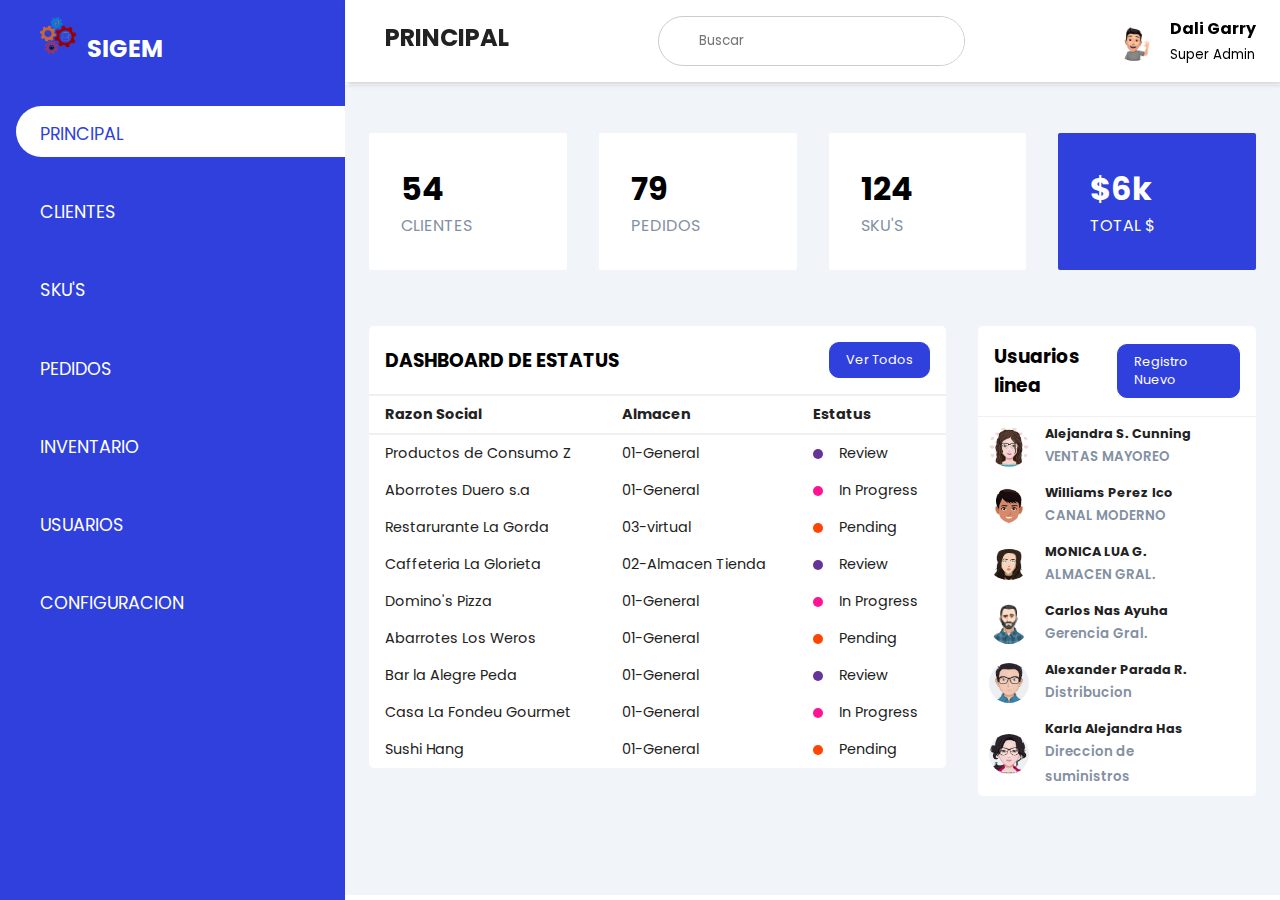
<file: Dashboard proyectos I/index.html>
<!DOCTYPE html>
<html lang="en">

<head>
    <meta charset="UTF-8">
    <meta http-equiv="X-UA-Compatible" content="IE=edge">
    <meta name="viewport" content="width=device-width, initial-scale=1.0, maximum-scale=1">
    <link rel="stylesheet" href="estilos.css">
    <link rel="shortcut icon" href="favicon.ico" type="image/x-icon">
    <link rel="stylesheet" href="https://maxst.icons8.com/vue-static/landings/line-awesome/line-awesome/1.3.0/css/line-awesome.min.css">
    <title>SITEMA DE GESTION EMPRESARIAL</title>
</head>

<body>
    <input type="checkbox" id="nav-toggle">
    <div class="sidebar">
        <div class="sidebar-brand">
            <h2><img src="imagenes/LOGO_SIGEM-removebg-preview.png" width="50px" alt=""> <span>SIGEM</span></h2>
        </div>
        <div class="sidebar-menu">
            <ul>
                <li>
                    <a href="index.html" class="active"><span class="las la-igloo"></span>
                    <span>PRINCIPAL</span></a>
                </li>
                <li>
                    <a href="clientes.html"><span class="las la-users"></span>
                    <span>CLIENTES</span></a>
                </li>
                <li>
                    <a href=""><span class="las la-clipboard-list"></span>
                    <span>SKU'S</span></a>
                </li>
                <li>
                    <a href="pedidos.html"><span class="las la-shopping-bag"></span>
                    <span>PEDIDOS</span></a>
                </li>
                <li>
                    <a href="inventarios.html"><span class="las la-receipt"></span>
                    <span>INVENTARIO</span></a>
                </li>
                <li>
                    <a href=""><span class="las la-user-circle"></span>
                    <span>USUARIOS</span></a>
                </li>
                <li>
                    <a href=""><span class="las la-clipboard-list"></span>
                    <span>CONFIGURACION</span></a>
                </li>
            </ul>
        </div>
    </div>
    <div class="main-content">
        <header>
            <h2>
                <label for="nav-toggle">
                    <span class="las la-bars"></span>
                </label> PRINCIPAL
            </h2>
            <div class="div search-wrapper">
                <span class="las la-search"></span>
                <input type="search" placeholder="Buscar">
            </div>
            <div class="user-wrapper">
                <img src="imagenes/img2.jpg" width="40px" alt="">
                <div>
                    <h4>Dali Garry</h4>
                    <small>Super Admin</small>
                </div>
            </div>
        </header>
        <main>
            <div class="cards">
                <div class="card-single">
                    <div>
                        <h1>54</h1>
                        <span>CLIENTES</span>
                    </div>
                    <div>
                        <span class="las la-users"></span>
                    </div>
                </div>
                <div class="card-single">
                    <div>
                        <h1>79</h1>
                        <span>PEDIDOS</span>
                    </div>
                    <div>
                        <span class="las la-clipboard-list"></span>
                    </div>
                </div>
                <div class="card-single">
                    <div>
                        <h1>124</h1>
                        <span>SKU'S</span>
                    </div>
                    <div>
                        <span class="las la-shopping-bag"></span>
                    </div>
                </div>
                <div class="card-single">
                    <div>
                        <h1>$6k</h1>
                        <span>TOTAL $</span>
                    </div>
                    <div>
                        <span class="lab la-google-wallet"></span>
                    </div>
                </div>
            </div>
            <div class="recent-grid">
                <div class="projects">
                    <div class="card">
                        <div class="card-header">
                            <h3>DASHBOARD DE ESTATUS</h3>
                            <a href="pedidos.html">Ver Todos <span class="las la-arrow-right"></span></a>

                        </div>
                        <div class="cad-dody">
                            <div class="table-responsive">
                                <table width="100%">
                                    <thead>
                                        <tr>
                                            <td>
                                                Razon Social
                                            </td>
                                            <td>
                                                Almacen
                                            </td>
                                            <td>
                                                Estatus
                                            </td>
                                        </tr>
                                    </thead>
                                    <tbody>
                                        <tr>
                                            <td>Productos de Consumo Z </td>
                                            <td>
                                                01-General
                                            </td>
                                            <td>
                                                <span class="status purple"></span>Review
                                            </td>
                                        </tr>
                                        <tr>
                                            <td>Aborrotes Duero s.a </td>
                                            <td>
                                                01-General
                                            </td>
                                            <td>
                                                <span class="status pink"></span>In Progress
                                            </td>
                                        </tr>
                                        <tr>
                                            <td>Restarurante La Gorda </td>
                                            <td>
                                                03-virtual
                                            </td>
                                            <td>
                                                <span class="status orange"></span>Pending
                                            </td>
                                        </tr>
                                        <tr>
                                            <td>Caffeteria La Glorieta </td>
                                            <td>
                                                02-Almacen Tienda
                                            </td>
                                            <td>
                                                <span class="status purple"></span>Review
                                            </td>
                                        </tr>
                                        <tr>
                                            <td>Domino's Pizza </td>
                                            <td>
                                                01-General
                                            </td>
                                            <td>
                                                <span class="status pink"></span>In Progress
                                            </td>
                                        </tr>
                                        <tr>
                                            <td>Abarrotes Los Weros </td>
                                            <td>
                                                01-General
                                            </td>
                                            <td>
                                                <span class="status orange"></span>Pending
                                            </td>
                                        </tr>
                                        <tr>
                                            <td>Bar la Alegre Peda</td>
                                            <td>
                                                01-General
                                            </td>
                                            <td>
                                                <span class="status purple"></span>Review
                                            </td>
                                        </tr>
                                        <tr>
                                            <td>Casa La Fondeu Gourmet </td>
                                            <td>
                                                01-General
                                            </td>
                                            <td>
                                                <span class="status pink"></span>In Progress
                                            </td>
                                        </tr>
                                        <tr>
                                            <td>Sushi Hang</td>
                                            <td>
                                                01-General
                                            </td>
                                            <td>
                                                <span class="status orange"></span>Pending
                                            </td>
                                        </tr>
                                    </tbody>
                                </table>
                            </div>
                        </div>

                    </div>

                </div>
                <div class="customers">
                    <div class="card">
                        <div class="card-header">
                            <h3>Usuarios linea</h3>
                            <a href="registro_usuarios_nuevos.html">Registro Nuevo <span class="las la-arrow-right"></span></a>
                        </div>
                        <div class="card-dody">
                            <div class="customer">
                                <div class="info">
                                    <img src="imagenes/img8.png" width="40px" alt="">
                                    <div>
                                        <h4>Alejandra S. Cunning</h4>
                                        <small>VENTAS MAYOREO</small>
                                    </div>
                                </div>
                                <div class="contact">
                                    <span onclick="alert('¿Estas seguro que desear eliminar este contacto?, precione ESC para CANCELAR.')" class="las la-user-circle"></span>
                                    <span class="las la-comment"></span>
                                    <span class="las la-phone"></span>
                                </div>
                            </div>
                            <div class="customer">
                                <div class="info">
                                    <img src="imagenes/img3.webp" width="40px" alt="">
                                    <div>
                                        <h4>Williams Perez Ico</h4>
                                        <small>CANAL MODERNO</small>
                                    </div>
                                </div>
                                <div class="contact">
                                    <span onclick="alert('¿Estas seguro que desear eliminar este contacto?, precione ESC para CANCELAR.')" class="las la-user-circle"></span>
                                    <span class="las la-comment"></span>
                                    <span class="las la-phone"></span>
                                </div>
                            </div>
                            <div class="customer">
                                <div class="info">
                                    <img src="imagenes/img4.png" width="40px" alt="">
                                    <div>
                                        <h4>MONICA LUA G.</h4>
                                        <small>ALMACEN GRAL.</small>
                                    </div>
                                </div>
                                <div class="contact">
                                    <span onclick="alert('¿Estas seguro que desear eliminar este contacto?, precione ESC para CANCELAR.')" class="las la-user-circle"></span>
                                    <span class="las la-comment"></span>
                                    <span class="las la-phone"></span>
                                </div>
                            </div>
                            <div class="customer">
                                <div class="info">
                                    <img src="imagenes/img5.jpg" width="40px" alt="">
                                    <div>
                                        <h4>Carlos Nas Ayuha</h4>
                                        <small>Gerencia Gral.</small>
                                    </div>
                                </div>
                                <div class="contact">
                                    <span onclick="alert('¿Estas seguro que desear eliminar este contacto?, precione ESC para CANCELAR.')" class="las la-user-circle"></span>
                                    <span class="las la-comment"></span>
                                    <span class="las la-phone"></span>
                                </div>
                            </div>
                            <div class="customer">
                                <div class="info">
                                    <img src="imagenes/img6.jpg" width="40px" alt="">
                                    <div>
                                        <h4>Alexander Parada R.</h4>
                                        <small>Distribucion</small>
                                    </div>
                                </div>
                                <div class="contact">
                                    <span onclick="alert('¿Estas seguro que desear eliminar este contacto?, precione ESC para CANCELAR.')" class="las la-user-circle"></span>
                                    <span class="las la-comment"></span>
                                    <span class="las la-phone"></span>
                                </div>
                            </div>
                            <div class="customer">
                                <div class="info">
                                    <img src="imagenes/img7.png" width="40px" alt="">
                                    <div>
                                        <h4>Karla Alejandra Has</h4>
                                        <small>Direccion de suministros</small>
                                    </div>
                                </div>
                                <div class="contact">
                                    <span onclick="alert('¿Estas seguro que desear eliminar este contacto?, precione ESC para CANCELAR.')" class="las la-user-circle"></span>
                                    <span class="las la-comment"></span>
                                    <span class="las la-phone"></span>
                                </div>
                            </div>

                        </div>
                    </div>
                </div>
            </div>
        </main>
    </div>

</body>

</html>
</file>
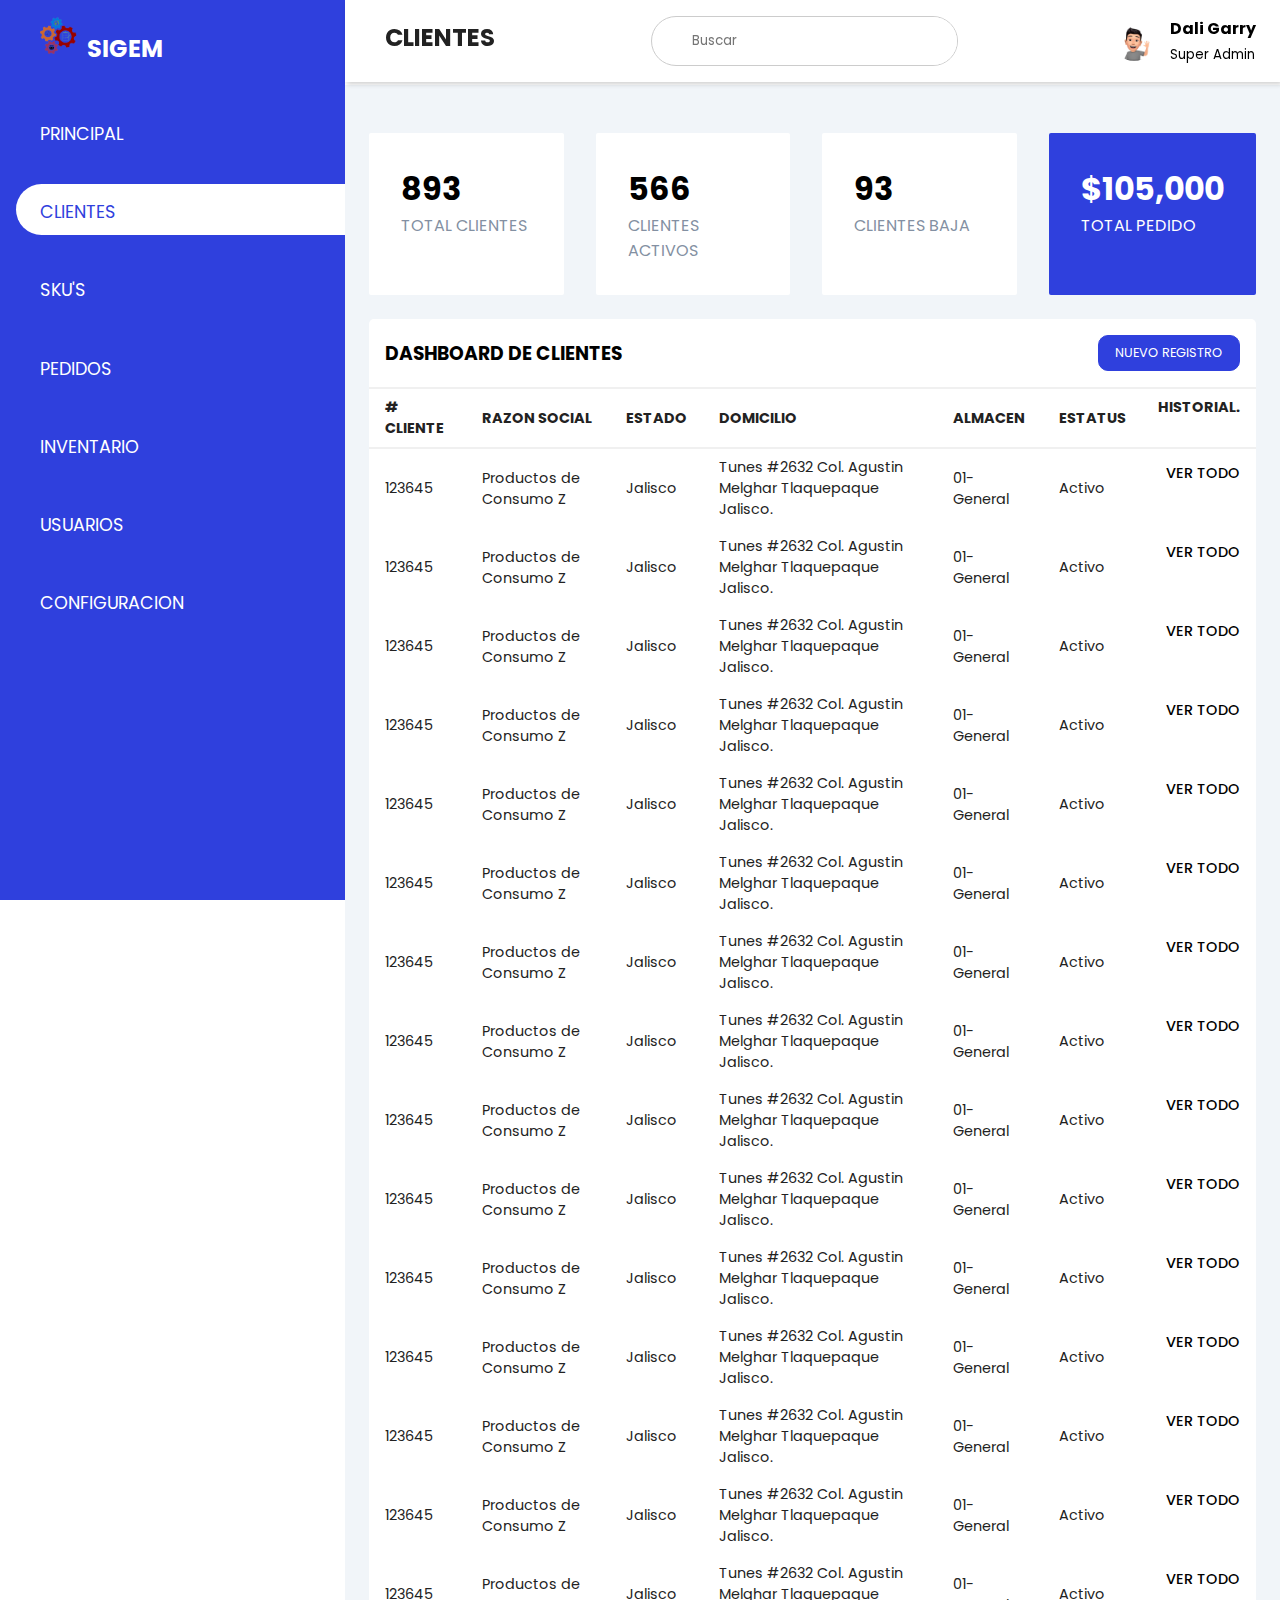
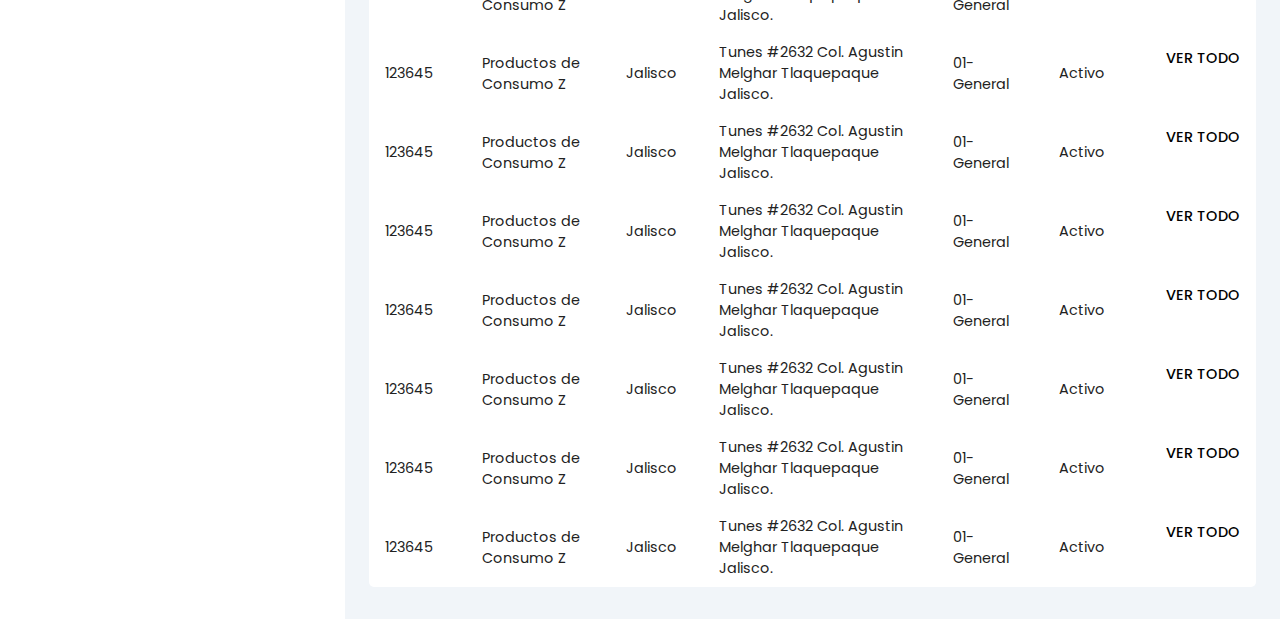
<file: Dashboard proyectos I/clientes.html>
<!DOCTYPE html>
<html lang="en">

<head>
    <meta charset="UTF-8">
    <meta http-equiv="X-UA-Compatible" content="IE=edge">
    <meta name="viewport" content="width=device-width, initial-scale=1.0, maximum-scale=1">
    <link rel="stylesheet" href="estilos.css">
    <link rel="shortcut icon" href="favicon.ico" type="image/x-icon">
    <link rel="stylesheet" href="https://maxst.icons8.com/vue-static/landings/line-awesome/line-awesome/1.3.0/css/line-awesome.min.css">
    <title>SITEMA DE GESTION EMPRESARIAL</title>
</head>

<body>
    <input type="checkbox" id="nav-toggle">
    <div class="sidebar">
        <div class="sidebar-brand">
            <h2><img src="imagenes/LOGO_SIGEM-removebg-preview.png" width="50px" alt=""> <span>SIGEM</span></h2>
        </div>
        <div class="sidebar-menu">
            <ul>
                <li>
                    <a href="index.html"><span class="las la-igloo"></span>
                    <span>PRINCIPAL</span></a>
                </li>
                <li>
                    <a href="" class="active"><span class="las la-users"></span>
                    <span>CLIENTES</span></a>
                </li>
                <li>
                    <a href=""><span class="las la-clipboard-list"></span>
                    <span>SKU'S</span></a>
                </li>
                <li>
                    <a href="pedidos.html"><span class="las la-shopping-bag"></span>
                    <span>PEDIDOS</span></a>
                </li>
                <li>
                    <a href="inventarios.html"><span class="las la-receipt"></span>
                    <span>INVENTARIO</span></a>
                </li>
                <li>
                    <a href=""><span class="las la-user-circle"></span>
                    <span>USUARIOS</span></a>
                </li>
                <li>
                    <a href=""><span class="las la-clipboard-list"></span>
                    <span>CONFIGURACION</span></a>
                </li>
            </ul>
        </div>
    </div>
    <div class="main-content">
        <header>
            <h2>
                <label for="nav-toggle">
                    <span class="las la-bars"></span>
                </label> CLIENTES
            </h2>
            <div class="div search-wrapper">
                <span class="las la-search"></span>
                <input type="search" placeholder="Buscar">
            </div>
            <div class="user-wrapper">
                <img src="imagenes/img2.jpg" width="40px" alt="">
                <div>
                    <h4>Dali Garry</h4>
                    <small>Super Admin</small>
                </div>
            </div>
        </header>
        <main>
            <div class="cards">
                <div class="card-single">
                    <div>
                        <h1>893</h1>
                        <span>TOTAL CLIENTES</span>
                    </div>
                    <div>
                        <span class="las la-users"></span>
                    </div>
                </div>
                <div class="card-single">
                    <div>
                        <h1>566</h1>
                        <span>CLIENTES ACTIVOS</span>
                    </div>
                    <div>
                        <span class="las la-clipboard-list"></span>
                    </div>
                </div>
                <div class="card-single">
                    <div>
                        <h1>93</h1>
                        <span>CLIENTES BAJA</span>
                    </div>
                    <div>
                        <span class="las la-shopping-bag"></span>
                    </div>
                </div>
                <div class="card-single">
                    <div>
                        <h1>$105,000</h1>
                        <span>TOTAL PEDIDO</span>
                    </div>
                    <div>
                        <span class="lab la-google-wallet"></span>
                    </div>
                </div>
            </div>
            <div class="recent-grid-clientes">
                <div class="projects">
                    <div class="card">
                        <div class="card-header">
                            <h3>DASHBOARD DE CLIENTES </h3>
                            <a href="registro_ctes_nuevos.html">
                                NUEVO REGISTRO <span class="las la-arrow-right"></span>
                            </a>

                        </div>
                        <div class="cad-dody">
                            <div class="table-responsive">
                                <table width="100%">
                                    <thead>
                                        <tr>
                                            <td>
                                                # CLIENTE
                                            </td>
                                            <td>
                                                RAZON SOCIAL
                                            </td>
                                            <td>
                                                ESTADO
                                            </td>
                                            <td>
                                                DOMICILIO
                                            </td>
                                            <td>
                                                ALMACEN
                                            </td>
                                            <td>
                                                ESTATUS
                                            </td>
                                            <td>
                                                HISTORIAL.
                                            </td>
                                        </tr>
                                    </thead>
                                    <tbody>
                                        <tr>
                                            <td>
                                                123645
                                            </td>
                                            <td>Productos de Consumo Z </td>
                                            <td>
                                                Jalisco
                                            </td>
                                            <td>
                                                Tunes #2632 Col. Agustin Melghar Tlaquepaque Jalisco.
                                            </td>
                                            <td>
                                                01-General
                                            </td>
                                            <td>
                                                Activo
                                            </td>
                                            <td class="export">
                                                <a href="historial_ctes.html"><span class="las la-file-export"></span> VER TODO</a>
                                            </td>
                                        </tr>
                                        <tr>
                                            <td>
                                                123645
                                            </td>
                                            <td>Productos de Consumo Z </td>
                                            <td>
                                                Jalisco
                                            </td>
                                            <td>
                                                Tunes #2632 Col. Agustin Melghar Tlaquepaque Jalisco.
                                            </td>
                                            <td>
                                                01-General
                                            </td>
                                            <td>
                                                Activo
                                            </td>
                                            <td class="export">
                                                <a href="historial_ctes.html"><span class="las la-file-export"></span> VER TODO</a>
                                            </td>
                                        </tr>
                                        <tr>
                                            <td>
                                                123645
                                            </td>
                                            <td>Productos de Consumo Z </td>
                                            <td>
                                                Jalisco
                                            </td>
                                            <td>
                                                Tunes #2632 Col. Agustin Melghar Tlaquepaque Jalisco.
                                            </td>
                                            <td>
                                                01-General
                                            </td>
                                            <td>
                                                Activo
                                            </td>
                                            <td class="export">
                                                <a href="historial_ctes.html"><span class="las la-file-export"></span> VER TODO</a>
                                            </td>
                                        </tr>
                                        <tr>
                                            <td>
                                                123645
                                            </td>
                                            <td>Productos de Consumo Z </td>
                                            <td>
                                                Jalisco
                                            </td>
                                            <td>
                                                Tunes #2632 Col. Agustin Melghar Tlaquepaque Jalisco.
                                            </td>
                                            <td>
                                                01-General
                                            </td>
                                            <td>
                                                Activo
                                            </td>
                                            <td class="export">
                                                <a href="historial_ctes.html"><span class="las la-file-export"></span> VER TODO</a>
                                            </td>
                                        </tr>
                                        <tr>
                                            <td>
                                                123645
                                            </td>
                                            <td>Productos de Consumo Z </td>
                                            <td>
                                                Jalisco
                                            </td>
                                            <td>
                                                Tunes #2632 Col. Agustin Melghar Tlaquepaque Jalisco.
                                            </td>
                                            <td>
                                                01-General
                                            </td>
                                            <td>
                                                Activo
                                            </td>
                                            <td class="export">
                                                <a href="historial_ctes.html"><span class="las la-file-export"></span> VER TODO</a>
                                            </td>
                                        </tr>
                                        <tr>
                                            <td>
                                                123645
                                            </td>
                                            <td>Productos de Consumo Z </td>
                                            <td>
                                                Jalisco
                                            </td>
                                            <td>
                                                Tunes #2632 Col. Agustin Melghar Tlaquepaque Jalisco.
                                            </td>
                                            <td>
                                                01-General
                                            </td>
                                            <td>
                                                Activo
                                            </td>
                                            <td class="export">
                                                <a href="historial_ctes.html"><span class="las la-file-export"></span> VER TODO</a>
                                            </td>
                                        </tr>
                                        <tr>
                                            <td>
                                                123645
                                            </td>
                                            <td>Productos de Consumo Z </td>
                                            <td>
                                                Jalisco
                                            </td>
                                            <td>
                                                Tunes #2632 Col. Agustin Melghar Tlaquepaque Jalisco.
                                            </td>
                                            <td>
                                                01-General
                                            </td>
                                            <td>
                                                Activo
                                            </td>
                                            <td class="export">
                                                <a href="historial_ctes.html"><span class="las la-file-export"></span> VER TODO</a>
                                            </td>
                                        </tr>
                                        <tr>
                                            <td>
                                                123645
                                            </td>
                                            <td>Productos de Consumo Z </td>
                                            <td>
                                                Jalisco
                                            </td>
                                            <td>
                                                Tunes #2632 Col. Agustin Melghar Tlaquepaque Jalisco.
                                            </td>
                                            <td>
                                                01-General
                                            </td>
                                            <td>
                                                Activo
                                            </td>
                                            <td class="export">
                                                <a href="historial_ctes.html"><span class="las la-file-export"></span> VER TODO</a>
                                            </td>
                                        </tr>
                                        <tr>
                                            <td>
                                                123645
                                            </td>
                                            <td>Productos de Consumo Z </td>
                                            <td>
                                                Jalisco
                                            </td>
                                            <td>
                                                Tunes #2632 Col. Agustin Melghar Tlaquepaque Jalisco.
                                            </td>
                                            <td>
                                                01-General
                                            </td>
                                            <td>
                                                Activo
                                            </td>
                                            <td class="export">
                                                <a href="historial_ctes.html"><span class="las la-file-export"></span> VER TODO</a>
                                            </td>
                                        </tr>
                                        <tr>
                                            <td>
                                                123645
                                            </td>
                                            <td>Productos de Consumo Z </td>
                                            <td>
                                                Jalisco
                                            </td>
                                            <td>
                                                Tunes #2632 Col. Agustin Melghar Tlaquepaque Jalisco.
                                            </td>
                                            <td>
                                                01-General
                                            </td>
                                            <td>
                                                Activo
                                            </td>
                                            <td class="export">
                                                <a href="historial_ctes.html"><span class="las la-file-export"></span> VER TODO</a>
                                            </td>
                                        </tr>
                                        <tr>
                                            <td>
                                                123645
                                            </td>
                                            <td>Productos de Consumo Z </td>
                                            <td>
                                                Jalisco
                                            </td>
                                            <td>
                                                Tunes #2632 Col. Agustin Melghar Tlaquepaque Jalisco.
                                            </td>
                                            <td>
                                                01-General
                                            </td>
                                            <td>
                                                Activo
                                            </td>
                                            <td class="export">
                                                <a href="historial_ctes.html"><span class="las la-file-export"></span> VER TODO</a>
                                            </td>
                                        </tr>
                                        <tr>
                                            <td>
                                                123645
                                            </td>
                                            <td>Productos de Consumo Z </td>
                                            <td>
                                                Jalisco
                                            </td>
                                            <td>
                                                Tunes #2632 Col. Agustin Melghar Tlaquepaque Jalisco.
                                            </td>
                                            <td>
                                                01-General
                                            </td>
                                            <td>
                                                Activo
                                            </td>
                                            <td class="export">
                                                <a href="historial_ctes.html"><span class="las la-file-export"></span> VER TODO</a>
                                            </td>
                                            <tr>
                                                <td>
                                                    123645
                                                </td>
                                                <td>Productos de Consumo Z </td>
                                                <td>
                                                    Jalisco
                                                </td>
                                                <td>
                                                    Tunes #2632 Col. Agustin Melghar Tlaquepaque Jalisco.
                                                </td>
                                                <td>
                                                    01-General
                                                </td>
                                                <td>
                                                    Activo
                                                </td>
                                                <td class="export">
                                                    <a href="historial_ctes.html"><span class="las la-file-export"></span> VER TODO</a>
                                                </td>
                                            </tr>
                                            <tr>
                                                <td>
                                                    123645
                                                </td>
                                                <td>Productos de Consumo Z </td>
                                                <td>
                                                    Jalisco
                                                </td>
                                                <td>
                                                    Tunes #2632 Col. Agustin Melghar Tlaquepaque Jalisco.
                                                </td>
                                                <td>
                                                    01-General
                                                </td>
                                                <td>
                                                    Activo
                                                </td>
                                                <td class="export">
                                                    <a href="historial_ctes.html"><span class="las la-file-export"></span> VER TODO</a>
                                                </td>
                                            </tr>
                                            <tr>
                                                <td>
                                                    123645
                                                </td>
                                                <td>Productos de Consumo Z </td>
                                                <td>
                                                    Jalisco
                                                </td>
                                                <td>
                                                    Tunes #2632 Col. Agustin Melghar Tlaquepaque Jalisco.
                                                </td>
                                                <td>
                                                    01-General
                                                </td>
                                                <td>
                                                    Activo
                                                </td>
                                                <td class="export">
                                                    <a href="historial_ctes.html"><span class="las la-file-export"></span> VER TODO</a>
                                                </td>
                                            </tr>
                                            <tr>
                                                <td>
                                                    123645
                                                </td>
                                                <td>Productos de Consumo Z </td>
                                                <td>
                                                    Jalisco
                                                </td>
                                                <td>
                                                    Tunes #2632 Col. Agustin Melghar Tlaquepaque Jalisco.
                                                </td>
                                                <td>
                                                    01-General
                                                </td>
                                                <td>
                                                    Activo
                                                </td>
                                                <td class="export">
                                                    <a href="historial_ctes.html"><span class="las la-file-export"></span> VER TODO</a>
                                                </td>
                                            </tr>
                                            <tr>
                                                <td>
                                                    123645
                                                </td>
                                                <td>Productos de Consumo Z </td>
                                                <td>
                                                    Jalisco
                                                </td>
                                                <td>
                                                    Tunes #2632 Col. Agustin Melghar Tlaquepaque Jalisco.
                                                </td>
                                                <td>
                                                    01-General
                                                </td>
                                                <td>
                                                    Activo
                                                </td>
                                                <td class="export">
                                                    <a href="historial_ctes.html"><span class="las la-file-export"></span> VER TODO</a>
                                                </td>
                                            </tr>
                                            <tr>
                                                <td>
                                                    123645
                                                </td>
                                                <td>Productos de Consumo Z </td>
                                                <td>
                                                    Jalisco
                                                </td>
                                                <td>
                                                    Tunes #2632 Col. Agustin Melghar Tlaquepaque Jalisco.
                                                </td>
                                                <td>
                                                    01-General
                                                </td>
                                                <td>
                                                    Activo
                                                </td>
                                                <td class="export">
                                                    <a href="historial_ctes.html"><span class="las la-file-export"></span> VER TODO</a>
                                                </td>
                                            </tr>
                                            <tr>
                                                <td>
                                                    123645
                                                </td>
                                                <td>Productos de Consumo Z </td>
                                                <td>
                                                    Jalisco
                                                </td>
                                                <td>
                                                    Tunes #2632 Col. Agustin Melghar Tlaquepaque Jalisco.
                                                </td>
                                                <td>
                                                    01-General
                                                </td>
                                                <td>
                                                    Activo
                                                </td>
                                                <td class="export">
                                                    <a href="historial_ctes.html"><span class="las la-file-export"></span> VER TODO</a>
                                                </td>
                                            </tr>
                                            <tr>
                                                <td>
                                                    123645
                                                </td>
                                                <td>Productos de Consumo Z </td>
                                                <td>
                                                    Jalisco
                                                </td>
                                                <td>
                                                    Tunes #2632 Col. Agustin Melghar Tlaquepaque Jalisco.
                                                </td>
                                                <td>
                                                    01-General
                                                </td>
                                                <td>
                                                    Activo
                                                </td>
                                                <td class="export">
                                                    <a href="historial_ctes.html"><span class="las la-file-export"></span> VER TODO</a>
                                                </td>
                                            </tr>
                                            <tr>
                                                <td>
                                                    123645
                                                </td>
                                                <td>Productos de Consumo Z </td>
                                                <td>
                                                    Jalisco
                                                </td>
                                                <td>
                                                    Tunes #2632 Col. Agustin Melghar Tlaquepaque Jalisco.
                                                </td>
                                                <td>
                                                    01-General
                                                </td>
                                                <td>
                                                    Activo
                                                </td>
                                                <td class="export">
                                                    <a href="historial_ctes.html"><span class="las la-file-export"></span> VER TODO</a>
                                                </td>
                                            </tr>
                                            <tr>
                                                <td>
                                                    123645
                                                </td>
                                                <td>Productos de Consumo Z </td>
                                                <td>
                                                    Jalisco
                                                </td>
                                                <td>
                                                    Tunes #2632 Col. Agustin Melghar Tlaquepaque Jalisco.
                                                </td>
                                                <td>
                                                    01-General
                                                </td>
                                                <td>
                                                    Activo
                                                </td>
                                                <td class="export">
                                                    <a href="historial_ctes.html"><span class="las la-file-export"></span> VER TODO</a>
                                                </td>
                                            </tr>

                                        </tr>
                                    </tbody>
                                </table>
                            </div>
                        </div>

                    </div>

                </div>

            </div>
        </main>
    </div>

</body>

</html>
</file>
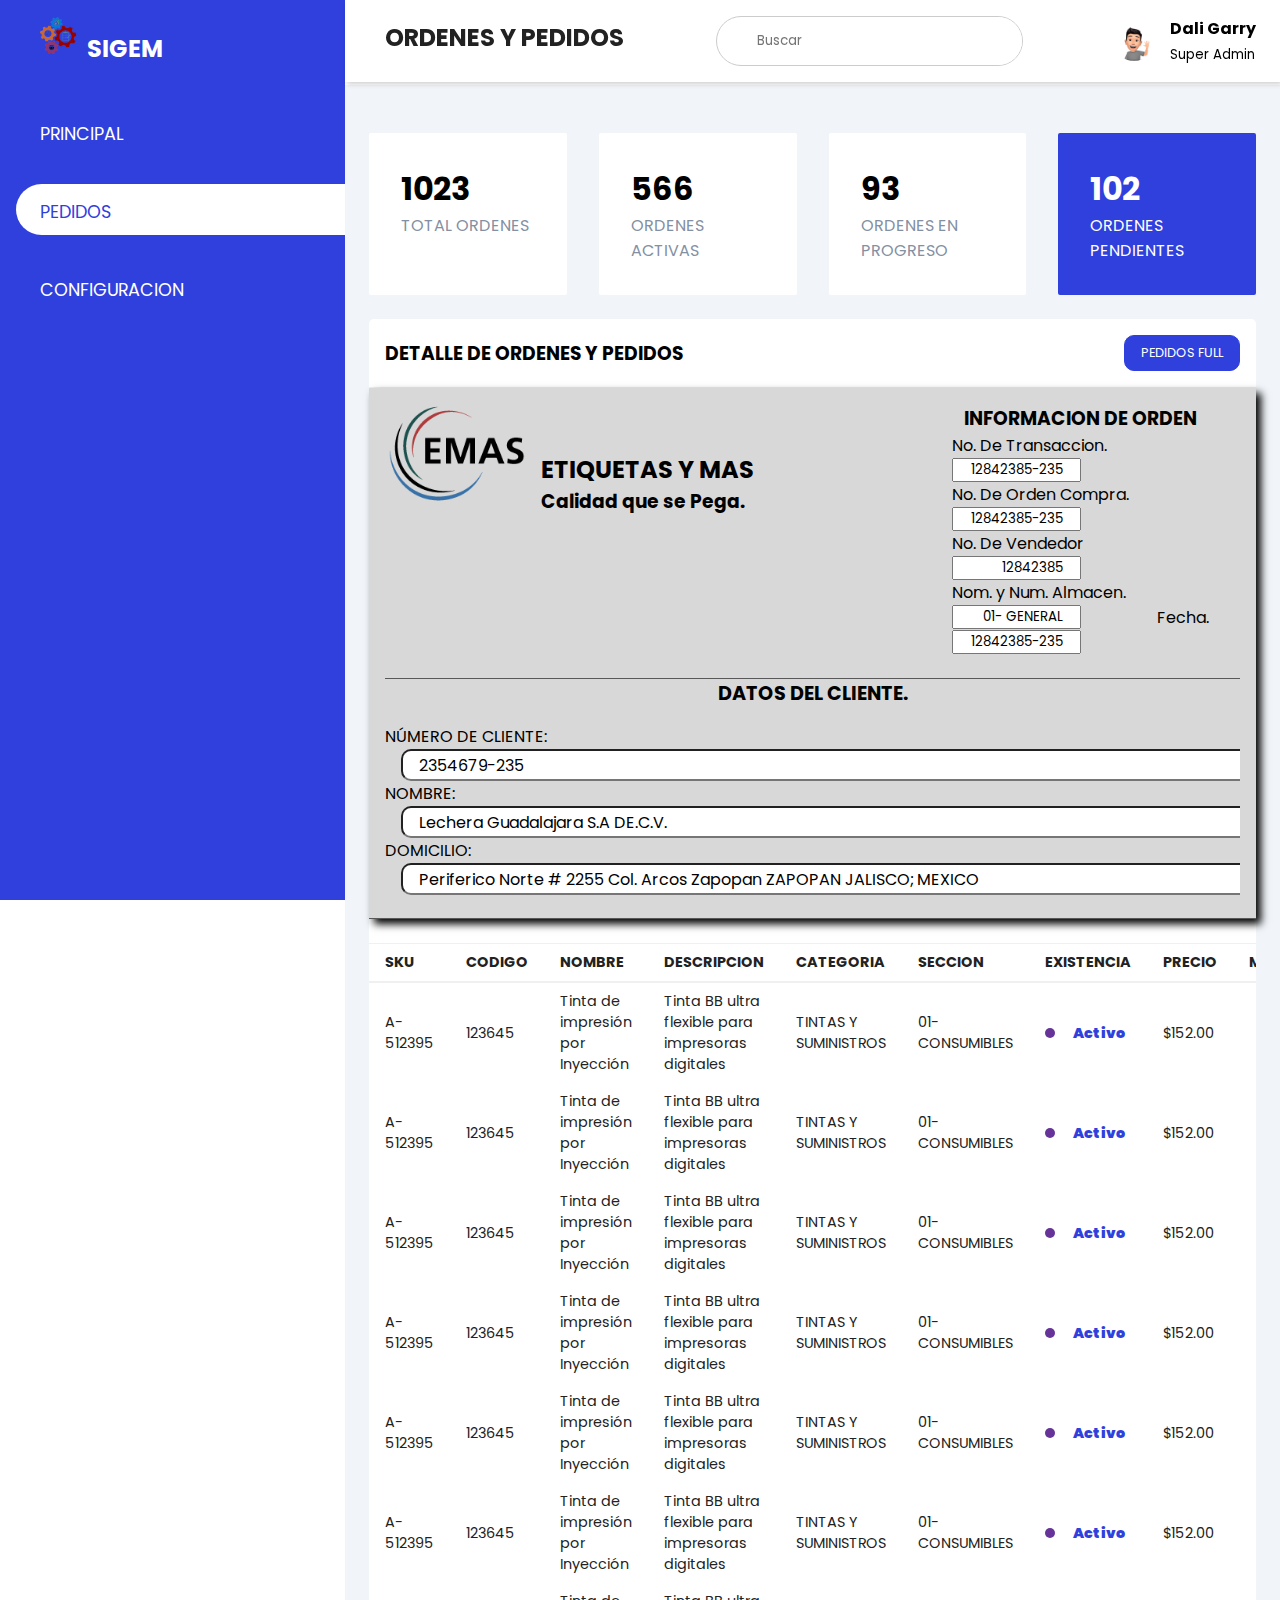
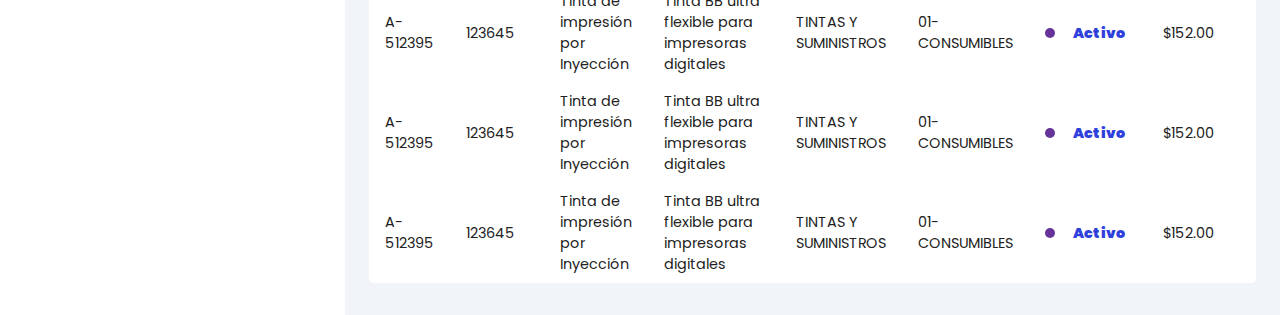
<file: Dashboard proyectos I/detalle_pedidos.html>
<!DOCTYPE html>
<html lang="en">

<head>
    <meta charset="UTF-8">
    <meta http-equiv="X-UA-Compatible" content="IE=edge">
    <meta name="viewport" content="width=device-width, initial-scale=1.0, maximum-scale=1">
    <link rel="stylesheet" href="estilos.css">
    <link rel="shortcut icon" href="favicon.ico" type="image/x-icon">
    <link rel="stylesheet" href="https://maxst.icons8.com/vue-static/landings/line-awesome/line-awesome/1.3.0/css/line-awesome.min.css">
    <title>SITEMA DE GESTION EMPRESARIAL</title>
</head>

<body>
    <input type="checkbox" id="nav-toggle">
    <div class="sidebar">
        <div class="sidebar-brand">
            <h2><img src="imagenes/LOGO_SIGEM-removebg-preview.png" width="50px" alt=""> <span>SIGEM</span></h2>
        </div>
        <div class="sidebar-menu">
            <ul>
                <li>
                    <a href="index.html"><span class="las la-igloo"></span>
                        <span>PRINCIPAL</span></a>
                </li>
                <li>
                    <a href="pedidos.html" class="active"><span class="las la-shopping-bag"></span>
                        <span>PEDIDOS</span></a>
                </li>
                <li>
                    <a href=""><span class="las la-clipboard-list"></span>
                        <span>CONFIGURACION</span></a>
                </li>
            </ul>
        </div>
    </div>
    <div class="main-content">
        <header>
            <h2>
                <label for="nav-toggle">
                    <span class="las la-bars"></span>
                </label> ORDENES Y PEDIDOS
            </h2>
            <div class="div search-wrapper">
                <span class="las la-search"></span>
                <input type="search" placeholder="Buscar">
            </div>
            <div class="user-wrapper">
                <img src="imagenes/img2.jpg" width="40px" alt="">
                <div>
                    <h4>Dali Garry</h4>
                    <small>Super Admin</small>
                </div>
            </div>
        </header>
        <main>
            <div class="cards">
                <div class="card-single">
                    <div>
                        <h1>1023</h1>
                        <span>TOTAL ORDENES</span>
                    </div>
                    <div>
                        <span class="las la-users"></span>
                    </div>
                </div>
                <div class="card-single">
                    <div>
                        <h1>566</h1>
                        <span>ORDENES ACTIVAS</span>
                    </div>
                    <div>
                        <span class="las la-clipboard-list"></span>
                    </div>
                </div>
                <div class="card-single">
                    <div>
                        <h1>93</h1>
                        <span>ORDENES EN PROGRESO</span>
                    </div>
                    <div>
                        <span class="las la-shopping-bag"></span>
                    </div>
                </div>
                <div class="card-single">
                    <div>
                        <h1>102</h1>
                        <span>ORDENES PENDIENTES</span>
                    </div>
                    <div>
                        <span class="las la-exclamation-triangle"></span>
                    </div>
                </div>
            </div>
            <div class="recent-grid-clientes">
                <div class="projects">
                    <div class="card">
                        <div class="card-header">
                            <h3>DETALLE DE ORDENES Y PEDIDOS </h3>
                            <a href="pedidos.html">
                                PEDIDOS FULL <span class="las la-file-excel"></span>
                            </a>
                        </div>
                        <div class="modificar_ped">
                            <img src="imagenes/logo_emas_final2.png" height="100rem" alt="Logo de empresa">
                            <div class="nombre">
                                <h2>ETIQUETAS Y MAS</h2>
                                <h3>Calidad que se Pega. </h3>
                            </div>
                            <div class="generales">
                                <h3>INFORMACION DE ORDEN</h3>
                                <p>No. De Transaccion.</p>
                                <input type="text" value="12842385-235">
                                <p>No. De Orden Compra.</p>
                                <input type="text" value="12842385-235">
                                <p>No. De Vendedor</p>
                                <input type="text" value="12842385">
                                <p>Nom. y Num. Almacen.</p>
                                <input type="text" value="01- GENERAL">
                                <p>Fecha.</p>
                                <input type="text" value="12842385-235">

                            </div>
                            <div class="datos-cte">
                                <h3>DATOS DEL CLIENTE.</h3>
                                <form action="" class="form">
                                    <div class="caja1">
                                        <label for="" class="lbl-nombre">
                                            <span class="text-nomb"> NÚMERO DE CLIENTE:
                                            </span>
                                        </label>
                                        <input type="text" value="2354679-235">
                                        <label for="" class="lbl-nombre">
                                            <span class="text-nomb"> NOMBRE:
                                            </span>
                                        </label>
                                        <input type="text" value="Lechera Guadalajara S.A DE.C.V.">
                                        <label for="" class="lbl-nombre">
                                            <span class="text-nomb"> DOMICILIO:
                                            </span>
                                        </label>
                                        <input type="text" value="Periferico Norte # 2255 Col. Arcos Zapopan ZAPOPAN JALISCO; MEXICO ">
                                    </div>
                                </form>
                            </div>
                        </div>
                        <div class="cad-dody">
                            <div class="table-responsive">
                                <table width="100%">
                                    <thead>
                                        <tr>
                                            <td>
                                                SKU
                                            </td>
                                            <td>
                                                CODIGO
                                            </td>
                                            <td>
                                                NOMBRE
                                            </td>
                                            <td>
                                                DESCRIPCION
                                            </td>
                                            <td>
                                                CATEGORIA
                                            </td>
                                            <td>
                                                SECCION
                                            </td>
                                            <td>
                                                EXISTENCIA
                                            </td>
                                            <td>
                                                PRECIO
                                            </td>
                                            <td>
                                                MODIFICAR
                                            </td>
                                        </tr>
                                    </thead>
                                    <tbody>
                                        <tr>
                                            <td>
                                                A-512395
                                            </td>
                                            <td>
                                                123645
                                            </td>
                                            <td>Tinta de impresión por Inyección </td>
                                            <td>
                                                Tinta BB ultra flexible para impresoras digitales
                                            </td>
                                            <td>
                                                TINTAS Y SUMINISTROS
                                            </td>
                                            <td>
                                                01-CONSUMIBLES
                                            </td>
                                            <td class="ver-pedido">
                                                <span class="status purple"></span> Activo
                                            </td>
                                            <td>
                                                $152.00
                                            </td>
                                            <td class="export">
                                                <span onclick="alert('¿Estas seguro que desear ELIMINAR o MODIFICAR esta partida?, precione ESC para CANCELAR.')" class="las la-recycle"></span>CAMBIAR
                                            </td>
                                        </tr>
                                        <tr>
                                            <td>
                                                A-512395
                                            </td>
                                            <td>
                                                123645
                                            </td>
                                            <td>Tinta de impresión por Inyección </td>
                                            <td>
                                                Tinta BB ultra flexible para impresoras digitales
                                            </td>
                                            <td>
                                                TINTAS Y SUMINISTROS
                                            </td>
                                            <td>
                                                01-CONSUMIBLES
                                            </td>
                                            <td class="ver-pedido">
                                                <span class="status purple"></span> Activo
                                            </td>
                                            <td>
                                                $152.00
                                            </td>
                                            <td class="export">
                                                <span onclick="alert('¿Estas seguro que desear ELIMINAR o MODIFICAR esta partida?, precione ESC para CANCELAR.')" class="las la-recycle"></span>CAMBIAR
                                            </td>
                                            <tr>
                                                <td>
                                                    A-512395
                                                </td>
                                                <td>
                                                    123645
                                                </td>
                                                <td>Tinta de impresión por Inyección </td>
                                                <td>
                                                    Tinta BB ultra flexible para impresoras digitales
                                                </td>
                                                <td>
                                                    TINTAS Y SUMINISTROS
                                                </td>
                                                <td>
                                                    01-CONSUMIBLES
                                                </td>
                                                <td class="ver-pedido">
                                                    <span class="status purple"></span> Activo
                                                </td>
                                                <td>
                                                    $152.00
                                                </td>
                                                <td class="export">
                                                    <span onclick="alert('¿Estas seguro que desear ELIMINAR o MODIFICAR esta partida?, precione ESC para CANCELAR.')" class="las la-recycle"></span>CAMBIAR
                                                </td>
                                            </tr>
                                            <tr>
                                                <td>
                                                    A-512395
                                                </td>
                                                <td>
                                                    123645
                                                </td>
                                                <td>Tinta de impresión por Inyección </td>
                                                <td>
                                                    Tinta BB ultra flexible para impresoras digitales
                                                </td>
                                                <td>
                                                    TINTAS Y SUMINISTROS
                                                </td>
                                                <td>
                                                    01-CONSUMIBLES
                                                </td>
                                                <td class="ver-pedido">
                                                    <span class="status purple"></span> Activo
                                                </td>
                                                <td>
                                                    $152.00
                                                </td>
                                                <td class="export">
                                                    <span onclick="alert('¿Estas seguro que desear ELIMINAR o MODIFICAR esta partida?, precione ESC para CANCELAR.')" class="las la-recycle"></span>CAMBIAR
                                                </td>
                                            </tr>
                                            <tr>
                                                <td>
                                                    A-512395
                                                </td>
                                                <td>
                                                    123645
                                                </td>
                                                <td>Tinta de impresión por Inyección </td>
                                                <td>
                                                    Tinta BB ultra flexible para impresoras digitales
                                                </td>
                                                <td>
                                                    TINTAS Y SUMINISTROS
                                                </td>
                                                <td>
                                                    01-CONSUMIBLES
                                                </td>
                                                <td class="ver-pedido">
                                                    <span class="status purple"></span> Activo
                                                </td>
                                                <td>
                                                    $152.00
                                                </td>
                                                <td class="export">
                                                    <span onclick="alert('¿Estas seguro que desear ELIMINAR o MODIFICAR esta partida?, precione ESC para CANCELAR.')" class="las la-recycle"></span>CAMBIAR
                                                </td>
                                            </tr>
                                            <tr>
                                                <td>
                                                    A-512395
                                                </td>
                                                <td>
                                                    123645
                                                </td>
                                                <td>Tinta de impresión por Inyección </td>
                                                <td>
                                                    Tinta BB ultra flexible para impresoras digitales
                                                </td>
                                                <td>
                                                    TINTAS Y SUMINISTROS
                                                </td>
                                                <td>
                                                    01-CONSUMIBLES
                                                </td>
                                                <td class="ver-pedido">
                                                    <span class="status purple"></span> Activo
                                                </td>
                                                <td>
                                                    $152.00
                                                </td>
                                                <td class="export">
                                                    <span onclick="alert('¿Estas seguro que desear ELIMINAR o MODIFICAR esta partida?, precione ESC para CANCELAR.')" class="las la-recycle"></span>CAMBIAR
                                                </td>
                                            </tr>
                                            <tr>
                                                <td>
                                                    A-512395
                                                </td>
                                                <td>
                                                    123645
                                                </td>
                                                <td>Tinta de impresión por Inyección </td>
                                                <td>
                                                    Tinta BB ultra flexible para impresoras digitales
                                                </td>
                                                <td>
                                                    TINTAS Y SUMINISTROS
                                                </td>
                                                <td>
                                                    01-CONSUMIBLES
                                                </td>
                                                <td class="ver-pedido">
                                                    <span class="status purple"></span> Activo
                                                </td>
                                                <td>
                                                    $152.00
                                                </td>
                                                <td class="export">
                                                    <span onclick="alert('¿Estas seguro que desear ELIMINAR o MODIFICAR esta partida?, precione ESC para CANCELAR.')" class="las la-recycle"></span>CAMBIAR
                                                </td>
                                                <tr>
                                                    <td>
                                                        A-512395
                                                    </td>
                                                    <td>
                                                        123645
                                                    </td>
                                                    <td>Tinta de impresión por Inyección </td>
                                                    <td>
                                                        Tinta BB ultra flexible para impresoras digitales
                                                    </td>
                                                    <td>
                                                        TINTAS Y SUMINISTROS
                                                    </td>
                                                    <td>
                                                        01-CONSUMIBLES
                                                    </td>
                                                    <td class="ver-pedido">
                                                        <span class="status purple"></span> Activo
                                                    </td>
                                                    <td>
                                                        $152.00
                                                    </td>
                                                    <td class="export">
                                                        <span onclick="alert('¿Estas seguro que desear ELIMINAR o MODIFICAR esta partida?, precione ESC para CANCELAR.')" class="las la-recycle"></span>CAMBIAR
                                                    </td>
                                                </tr>
                                                <tr>
                                                    <td>
                                                        A-512395
                                                    </td>
                                                    <td>
                                                        123645
                                                    </td>
                                                    <td>Tinta de impresión por Inyección </td>
                                                    <td>
                                                        Tinta BB ultra flexible para impresoras digitales
                                                    </td>
                                                    <td>
                                                        TINTAS Y SUMINISTROS
                                                    </td>
                                                    <td>
                                                        01-CONSUMIBLES
                                                    </td>
                                                    <td class="ver-pedido">
                                                        <span class="status purple"></span> Activo
                                                    </td>
                                                    <td>
                                                        $152.00
                                                    </td>
                                                    <td class="export">
                                                        <span onclick="alert('¿Estas seguro que desear ELIMINAR o MODIFICAR esta partida?, precione ESC para CANCELAR.')" class="las la-recycle"></span>CAMBIAR
                                                    </td>
                                                </tr>
                                            </tr>
                                        </tr>


                                    </tbody>
                                </table>
                            </div>
                        </div>

                    </div>

                </div>

            </div>
        </main>
    </div>

</body>

</html>
</file>
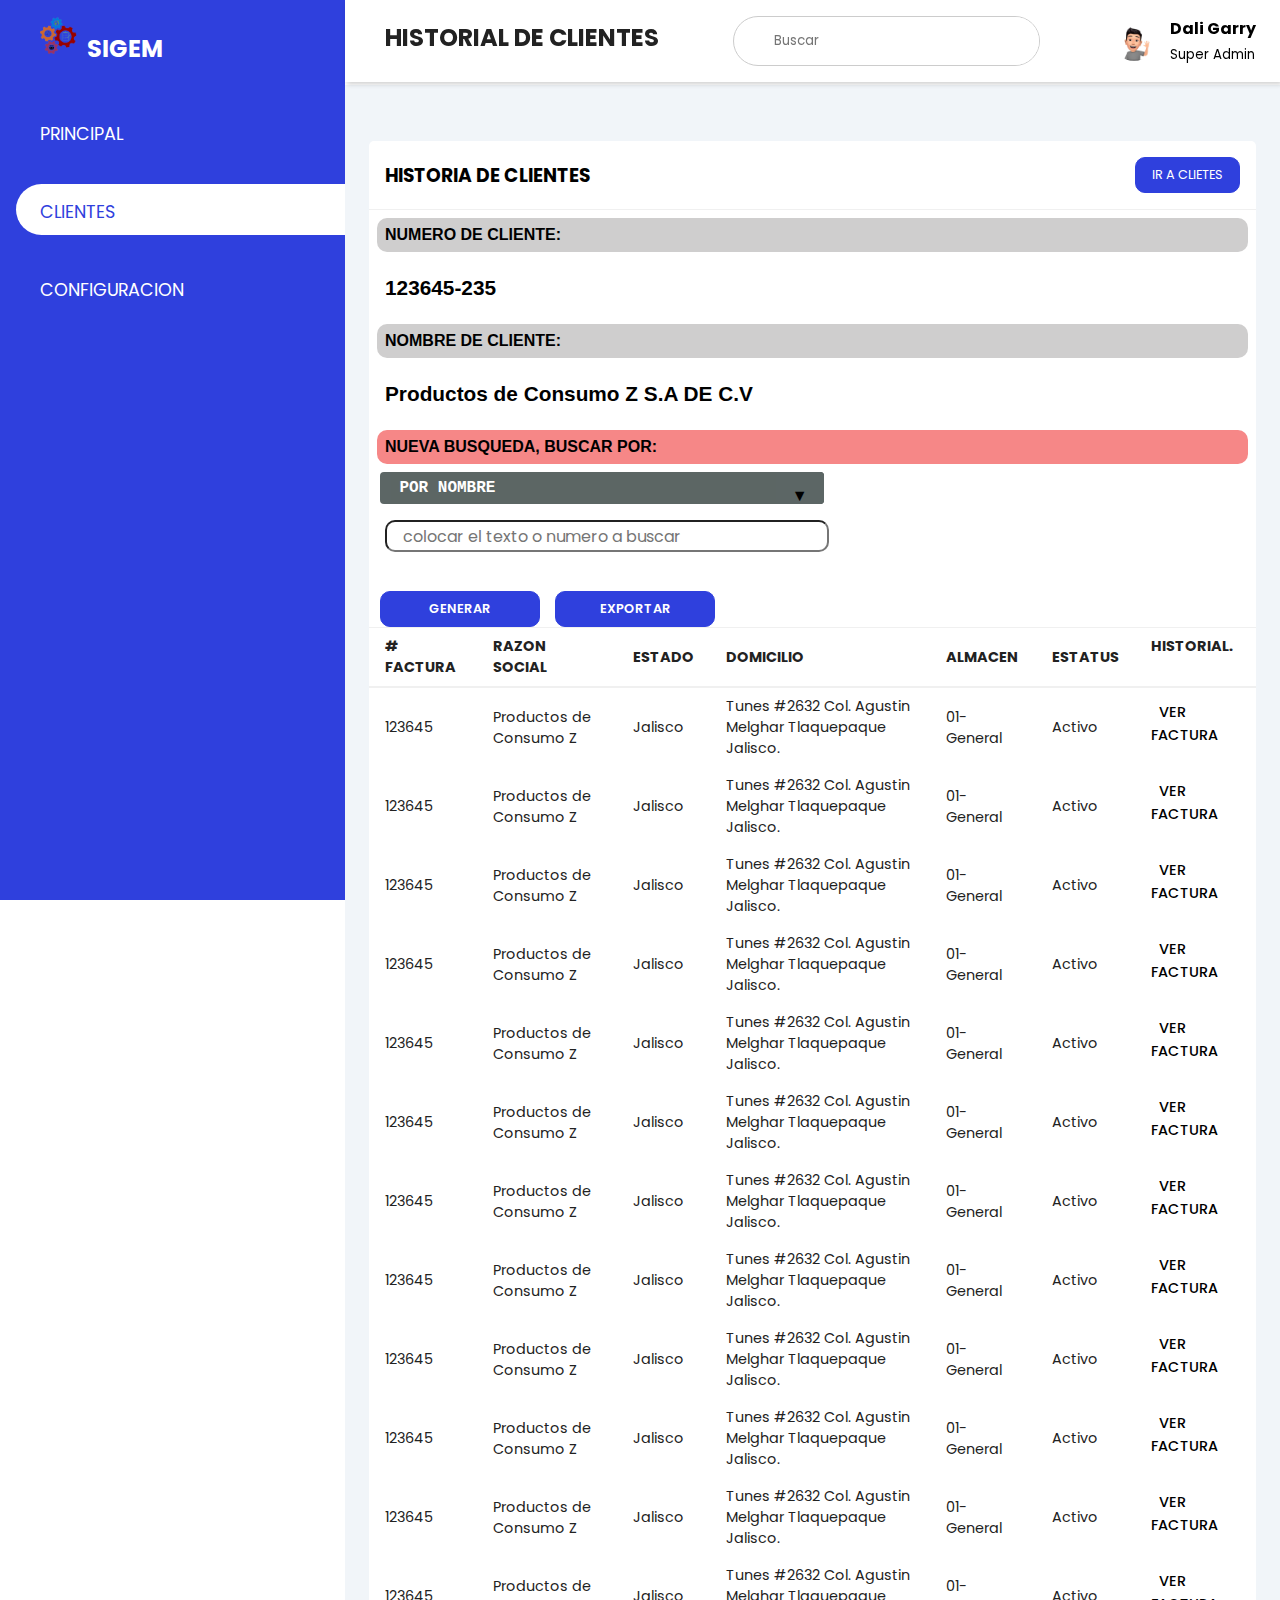
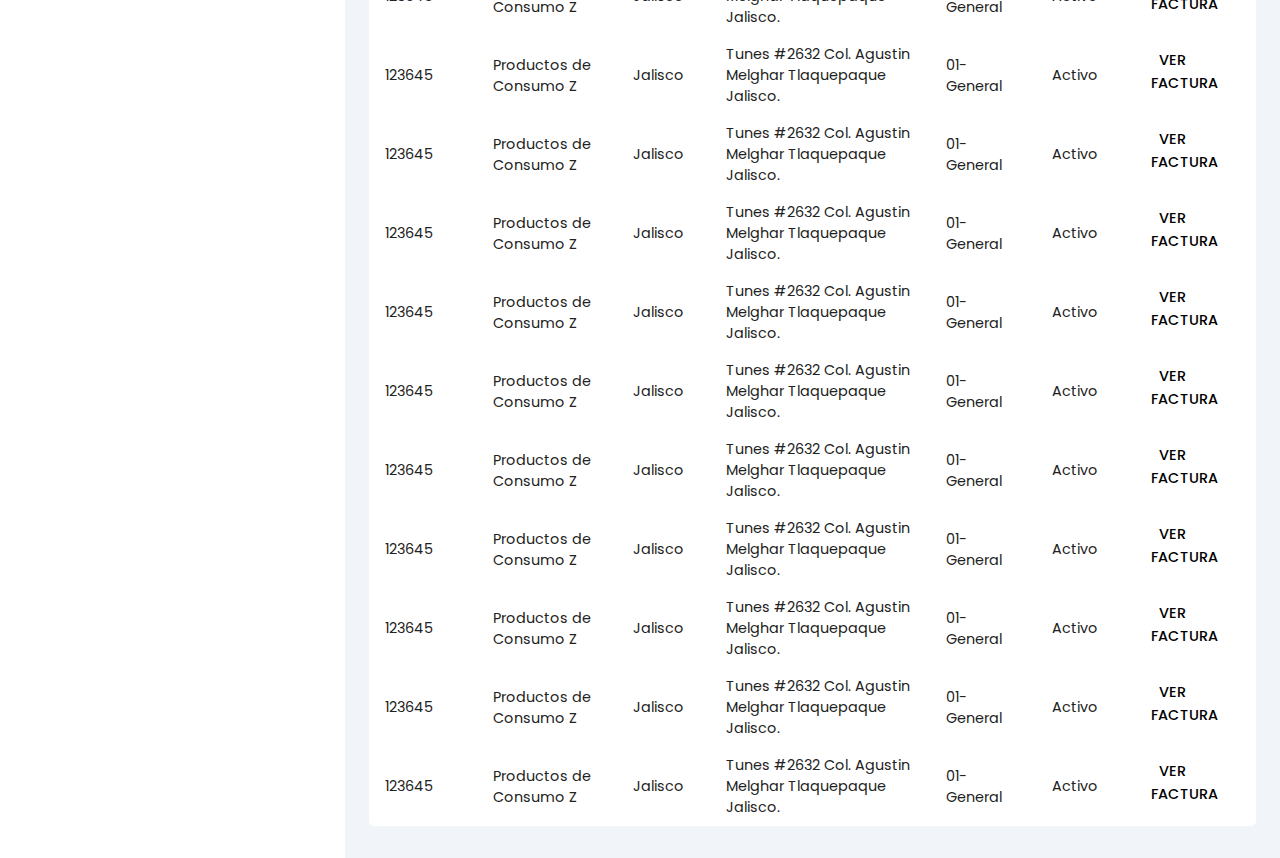
<file: Dashboard proyectos I/historial_ctes.html>
<!DOCTYPE html>
<html lang="en">

<head>
    <meta charset="UTF-8">
    <meta http-equiv="X-UA-Compatible" content="IE=edge">
    <meta name="viewport" content="width=device-width, initial-scale=1.0, maximum-scale=1">
    <link rel="stylesheet" href="estilos.css">
    <link rel="shortcut icon" href="favicon.ico" type="image/x-icon">
    <link rel="stylesheet" href="https://maxst.icons8.com/vue-static/landings/line-awesome/line-awesome/1.3.0/css/line-awesome.min.css">
    <title>SITEMA DE GESTION EMPRESARIAL</title>
</head>

<body>
    <input type="checkbox" id="nav-toggle">
    <div class="sidebar">
        <div class="sidebar-brand">
            <h2><img src="imagenes/LOGO_SIGEM-removebg-preview.png" width="50px" alt=""> <span>SIGEM</span></h2>
        </div>
        <div class="sidebar-menu">
            <ul>
                <li>
                    <a href="index.html"><span class="las la-igloo"></span>
                        <span>PRINCIPAL</span></a>
                </li>
                <li>
                    <a href="" class="active"><span class="las la-users"></span>
                        <span>CLIENTES</span></a>
                </li>
                <li>
                    <a href=""><span class="las la-clipboard-list"></span>
                        <span>CONFIGURACION</span></a>
                </li>
            </ul>
        </div>
    </div>
    <div class="main-content">
        <header>
            <h2>
                <label for="nav-toggle">
                    <span class="las la-bars"></span>
                </label> HISTORIAL DE CLIENTES
            </h2>
            <div class="div search-wrapper">
                <span class="las la-search"></span>
                <input type="search" placeholder="Buscar">
            </div>
            <div class="user-wrapper">
                <img src="imagenes/img2.jpg" width="40px" alt="">
                <div>
                    <h4>Dali Garry</h4>
                    <small>Super Admin</small>
                </div>
            </div>
        </header>
        <main>
            <div class="recent-grid-clientes">
                <div class="projects">
                    <div class="card">
                        <div class="card-header">
                            <h3>HISTORIA DE CLIENTES </h3>
                            <a href="clientes.html">
                                IR A CLIETES <span class="las la-arrow-right"></span>
                            </a>
                        </div>
                        <div class="seleccionar">
                            <h2> NUMERO DE CLIENTE:</h2>
                            <h3> 123645-235</h3>
                            <h2>NOMBRE DE CLIENTE:</h2>
                            <h3>Productos de Consumo Z S.A DE C.V </h3>
                            <h2 class="nueva_busqueda">NUEVA BUSQUEDA, BUSCAR POR:</h2>
                            <div class="select">
                                <select class="option" id="format" name="format">
                                    <option disabled="disabled" selected="selected" value="">SELECCIONA UN ALMACEN</option>
                                    <option value="00" selected>POR NOMBRE</option>
                                    <option value="01">POR CODIGO</option>
                                    <option value="02">POR DOMICILIO</option>
                                    <option value="03">POR REGION</option>
                                    <option value="04">POR ZONA</option>
                                    <option value="05">POR ESTADO</option>
                                    <option value="06">POR LOCALIDAD</option>
                                    <option value="07">IMPORTACIONES</option>                                    
                                </select>
                            </div>
                            <div class="form">
                                <input class="buscar1" type="text" placeholder="colocar el texto o numero a buscar ">
                            </div>
                            <div class="botones3">
                                <div class="btn-enviar">
                                    <input class="generar" type="button" value="GENERAR">
                                </div>
                                <div class="btn-enviar">
                                    <input class="generar" type="button" value="EXPORTAR">
                                </div>
                            </div>


                        </div>
                        <div class="cad-dody">
                            <div class="table-responsive">
                                <table width="100%">
                                    <thead>
                                        <tr>
                                            <td>
                                                # FACTURA
                                            </td>
                                            <td>
                                                RAZON SOCIAL
                                            </td>
                                            <td>
                                                ESTADO
                                            </td>
                                            <td>
                                                DOMICILIO
                                            </td>
                                            <td>
                                                ALMACEN
                                            </td>
                                            <td>
                                                ESTATUS
                                            </td>
                                            <td>
                                                HISTORIAL.
                                            </td>
                                        </tr>
                                    </thead>
                                    <tbody>
                                        <tr>
                                            <td>
                                                123645
                                            </td>
                                            <td>Productos de Consumo Z </td>
                                            <td>
                                                Jalisco
                                            </td>
                                            <td>
                                                Tunes #2632 Col. Agustin Melghar Tlaquepaque Jalisco.
                                            </td>
                                            <td>
                                                01-General
                                            </td>
                                            <td>
                                                Activo
                                            </td>
                                            <td class="export">
                                                <a href="detalle_pedidos.html"><span class="las la-file-export"></span> VER FACTURA</a>
                                            </td>
                                        </tr>
                                        <tr>
                                            <td>
                                                123645
                                            </td>
                                            <td>Productos de Consumo Z </td>
                                            <td>
                                                Jalisco
                                            </td>
                                            <td>
                                                Tunes #2632 Col. Agustin Melghar Tlaquepaque Jalisco.
                                            </td>
                                            <td>
                                                01-General
                                            </td>
                                            <td>
                                                Activo
                                            </td>
                                            <td class="export">
                                                <a href="detalle_pedidos.html"><span class="las la-file-export"></span> VER FACTURA</a>
                                            </td>
                                        </tr>
                                        <tr>
                                            <td>
                                                123645
                                            </td>
                                            <td>Productos de Consumo Z </td>
                                            <td>
                                                Jalisco
                                            </td>
                                            <td>
                                                Tunes #2632 Col. Agustin Melghar Tlaquepaque Jalisco.
                                            </td>
                                            <td>
                                                01-General
                                            </td>
                                            <td>
                                                Activo
                                            </td>
                                            <td class="export">
                                                <a href="detalle_pedidos.html"><span class="las la-file-export"></span> VER FACTURA</a>
                                            </td>
                                        </tr>
                                        <tr>
                                            <td>
                                                123645
                                            </td>
                                            <td>Productos de Consumo Z </td>
                                            <td>
                                                Jalisco
                                            </td>
                                            <td>
                                                Tunes #2632 Col. Agustin Melghar Tlaquepaque Jalisco.
                                            </td>
                                            <td>
                                                01-General
                                            </td>
                                            <td>
                                                Activo
                                            </td>
                                            <td class="export">
                                                <a href="detalle_pedidos.html"><span class="las la-file-export"></span> VER FACTURA</a>
                                            </td>
                                        </tr>
                                        <tr>
                                            <td>
                                                123645
                                            </td>
                                            <td>Productos de Consumo Z </td>
                                            <td>
                                                Jalisco
                                            </td>
                                            <td>
                                                Tunes #2632 Col. Agustin Melghar Tlaquepaque Jalisco.
                                            </td>
                                            <td>
                                                01-General
                                            </td>
                                            <td>
                                                Activo
                                            </td>
                                            <td class="export">
                                                <a href="detalle_pedidos.html"><span class="las la-file-export"></span> VER FACTURA</a>
                                            </td>
                                        </tr>
                                        <tr>
                                            <td>
                                                123645
                                            </td>
                                            <td>Productos de Consumo Z </td>
                                            <td>
                                                Jalisco
                                            </td>
                                            <td>
                                                Tunes #2632 Col. Agustin Melghar Tlaquepaque Jalisco.
                                            </td>
                                            <td>
                                                01-General
                                            </td>
                                            <td>
                                                Activo
                                            </td>
                                            <td class="export">
                                                <a href="detalle_pedidos.html"><span class="las la-file-export"></span> VER FACTURA</a>
                                            </td>
                                        </tr>
                                        <tr>
                                            <td>
                                                123645
                                            </td>
                                            <td>Productos de Consumo Z </td>
                                            <td>
                                                Jalisco
                                            </td>
                                            <td>
                                                Tunes #2632 Col. Agustin Melghar Tlaquepaque Jalisco.
                                            </td>
                                            <td>
                                                01-General
                                            </td>
                                            <td>
                                                Activo
                                            </td>
                                            <td class="export">
                                                <a href="detalle_pedidos.html"><span class="las la-file-export"></span> VER FACTURA</a>
                                            </td>
                                        </tr>
                                        <tr>
                                            <td>
                                                123645
                                            </td>
                                            <td>Productos de Consumo Z </td>
                                            <td>
                                                Jalisco
                                            </td>
                                            <td>
                                                Tunes #2632 Col. Agustin Melghar Tlaquepaque Jalisco.
                                            </td>
                                            <td>
                                                01-General
                                            </td>
                                            <td>
                                                Activo
                                            </td>
                                            <td class="export">
                                                <a href="detalle_pedidos.html"><span class="las la-file-export"></span> VER FACTURA</a>
                                            </td>
                                        </tr>
                                        <tr>
                                            <td>
                                                123645
                                            </td>
                                            <td>Productos de Consumo Z </td>
                                            <td>
                                                Jalisco
                                            </td>
                                            <td>
                                                Tunes #2632 Col. Agustin Melghar Tlaquepaque Jalisco.
                                            </td>
                                            <td>
                                                01-General
                                            </td>
                                            <td>
                                                Activo
                                            </td>
                                            <td class="export">
                                                <a href="detalle_pedidos.html"><span class="las la-file-export"></span> VER FACTURA</a>
                                            </td>
                                        </tr>
                                        <tr>
                                            <td>
                                                123645
                                            </td>
                                            <td>Productos de Consumo Z </td>
                                            <td>
                                                Jalisco
                                            </td>
                                            <td>
                                                Tunes #2632 Col. Agustin Melghar Tlaquepaque Jalisco.
                                            </td>
                                            <td>
                                                01-General
                                            </td>
                                            <td>
                                                Activo
                                            </td>
                                            <td class="export">
                                                <a href="detalle_pedidos.html"><span class="las la-file-export"></span> VER FACTURA</a>
                                            </td>
                                        </tr>
                                        <tr>
                                            <td>
                                                123645
                                            </td>
                                            <td>Productos de Consumo Z </td>
                                            <td>
                                                Jalisco
                                            </td>
                                            <td>
                                                Tunes #2632 Col. Agustin Melghar Tlaquepaque Jalisco.
                                            </td>
                                            <td>
                                                01-General
                                            </td>
                                            <td>
                                                Activo
                                            </td>
                                            <td class="export">
                                                <a href="detalle_pedidos.html"><span class="las la-file-export"></span> VER FACTURA</a>
                                            </td>
                                        </tr>
                                        <tr>
                                            <td>
                                                123645
                                            </td>
                                            <td>Productos de Consumo Z </td>
                                            <td>
                                                Jalisco
                                            </td>
                                            <td>
                                                Tunes #2632 Col. Agustin Melghar Tlaquepaque Jalisco.
                                            </td>
                                            <td>
                                                01-General
                                            </td>
                                            <td>
                                                Activo
                                            </td>
                                            <td class="export">
                                                <a href="detalle_pedidos.html"><span class="las la-file-export"></span> VER FACTURA</a>
                                            </td>
                                            <tr>
                                                <td>
                                                    123645
                                                </td>
                                                <td>Productos de Consumo Z </td>
                                                <td>
                                                    Jalisco
                                                </td>
                                                <td>
                                                    Tunes #2632 Col. Agustin Melghar Tlaquepaque Jalisco.
                                                </td>
                                                <td>
                                                    01-General
                                                </td>
                                                <td>
                                                    Activo
                                                </td>
                                                <td class="export">
                                                    <a href="detalle_pedidos.html"><span class="las la-file-export"></span> VER FACTURA</a>
                                                </td>
                                            </tr>
                                            <tr>
                                                <td>
                                                    123645
                                                </td>
                                                <td>Productos de Consumo Z </td>
                                                <td>
                                                    Jalisco
                                                </td>
                                                <td>
                                                    Tunes #2632 Col. Agustin Melghar Tlaquepaque Jalisco.
                                                </td>
                                                <td>
                                                    01-General
                                                </td>
                                                <td>
                                                    Activo
                                                </td>
                                                <td class="export">
                                                    <a href="detalle_pedidos.html"><span class="las la-file-export"></span> VER FACTURA</a>
                                                </td>
                                            </tr>
                                            <tr>
                                                <td>
                                                    123645
                                                </td>
                                                <td>Productos de Consumo Z </td>
                                                <td>
                                                    Jalisco
                                                </td>
                                                <td>
                                                    Tunes #2632 Col. Agustin Melghar Tlaquepaque Jalisco.
                                                </td>
                                                <td>
                                                    01-General
                                                </td>
                                                <td>
                                                    Activo
                                                </td>
                                                <td class="export">
                                                    <a href="detalle_pedidos.html"><span class="las la-file-export"></span> VER FACTURA</a>
                                                </td>
                                            </tr>
                                            <tr>
                                                <td>
                                                    123645
                                                </td>
                                                <td>Productos de Consumo Z </td>
                                                <td>
                                                    Jalisco
                                                </td>
                                                <td>
                                                    Tunes #2632 Col. Agustin Melghar Tlaquepaque Jalisco.
                                                </td>
                                                <td>
                                                    01-General
                                                </td>
                                                <td>
                                                    Activo
                                                </td>
                                                <td class="export">
                                                    <a href="detalle_pedidos.html"><span class="las la-file-export"></span> VER FACTURA</a>
                                                </td>
                                            </tr>
                                            <tr>
                                                <td>
                                                    123645
                                                </td>
                                                <td>Productos de Consumo Z </td>
                                                <td>
                                                    Jalisco
                                                </td>
                                                <td>
                                                    Tunes #2632 Col. Agustin Melghar Tlaquepaque Jalisco.
                                                </td>
                                                <td>
                                                    01-General
                                                </td>
                                                <td>
                                                    Activo
                                                </td>
                                                <td class="export">
                                                    <a href="detalle_pedidos.html"><span class="las la-file-export"></span> VER FACTURA</a>
                                                </td>
                                            </tr>
                                            <tr>
                                                <td>
                                                    123645
                                                </td>
                                                <td>Productos de Consumo Z </td>
                                                <td>
                                                    Jalisco
                                                </td>
                                                <td>
                                                    Tunes #2632 Col. Agustin Melghar Tlaquepaque Jalisco.
                                                </td>
                                                <td>
                                                    01-General
                                                </td>
                                                <td>
                                                    Activo
                                                </td>
                                                <td class="export">
                                                    <a href="detalle_pedidos.html"><span class="las la-file-export"></span> VER FACTURA</a>
                                                </td>
                                            </tr>
                                            <tr>
                                                <td>
                                                    123645
                                                </td>
                                                <td>Productos de Consumo Z </td>
                                                <td>
                                                    Jalisco
                                                </td>
                                                <td>
                                                    Tunes #2632 Col. Agustin Melghar Tlaquepaque Jalisco.
                                                </td>
                                                <td>
                                                    01-General
                                                </td>
                                                <td>
                                                    Activo
                                                </td>
                                                <td class="export">
                                                    <a href="detalle_pedidos.html"><span class="las la-file-export"></span> VER FACTURA</a>
                                                </td>
                                            </tr>
                                            <tr>
                                                <td>
                                                    123645
                                                </td>
                                                <td>Productos de Consumo Z </td>
                                                <td>
                                                    Jalisco
                                                </td>
                                                <td>
                                                    Tunes #2632 Col. Agustin Melghar Tlaquepaque Jalisco.
                                                </td>
                                                <td>
                                                    01-General
                                                </td>
                                                <td>
                                                    Activo
                                                </td>
                                                <td class="export">
                                                    <a href="detalle_pedidos.html"><span class="las la-file-export"></span> VER FACTURA</a>
                                                </td>
                                            </tr>
                                            <tr>
                                                <td>
                                                    123645
                                                </td>
                                                <td>Productos de Consumo Z </td>
                                                <td>
                                                    Jalisco
                                                </td>
                                                <td>
                                                    Tunes #2632 Col. Agustin Melghar Tlaquepaque Jalisco.
                                                </td>
                                                <td>
                                                    01-General
                                                </td>
                                                <td>
                                                    Activo
                                                </td>
                                                <td class="export">
                                                    <a href="detalle_pedidos.html"><span class="las la-file-export"></span> VER FACTURA</a>
                                                </td>
                                            </tr>
                                            <tr>
                                                <td>
                                                    123645
                                                </td>
                                                <td>Productos de Consumo Z </td>
                                                <td>
                                                    Jalisco
                                                </td>
                                                <td>
                                                    Tunes #2632 Col. Agustin Melghar Tlaquepaque Jalisco.
                                                </td>
                                                <td>
                                                    01-General
                                                </td>
                                                <td>
                                                    Activo
                                                </td>
                                                <td class="export">
                                                    <a href="detalle_pedidos.html"><span class="las la-file-export"></span> VER FACTURA</a>
                                                </td>
                                            </tr>

                                        </tr>
                                    </tbody>
                                </table>
                            </div>
                        </div>

                    </div>

                </div>

            </div>
        </main>
    </div>

</body>

</html>
</file>
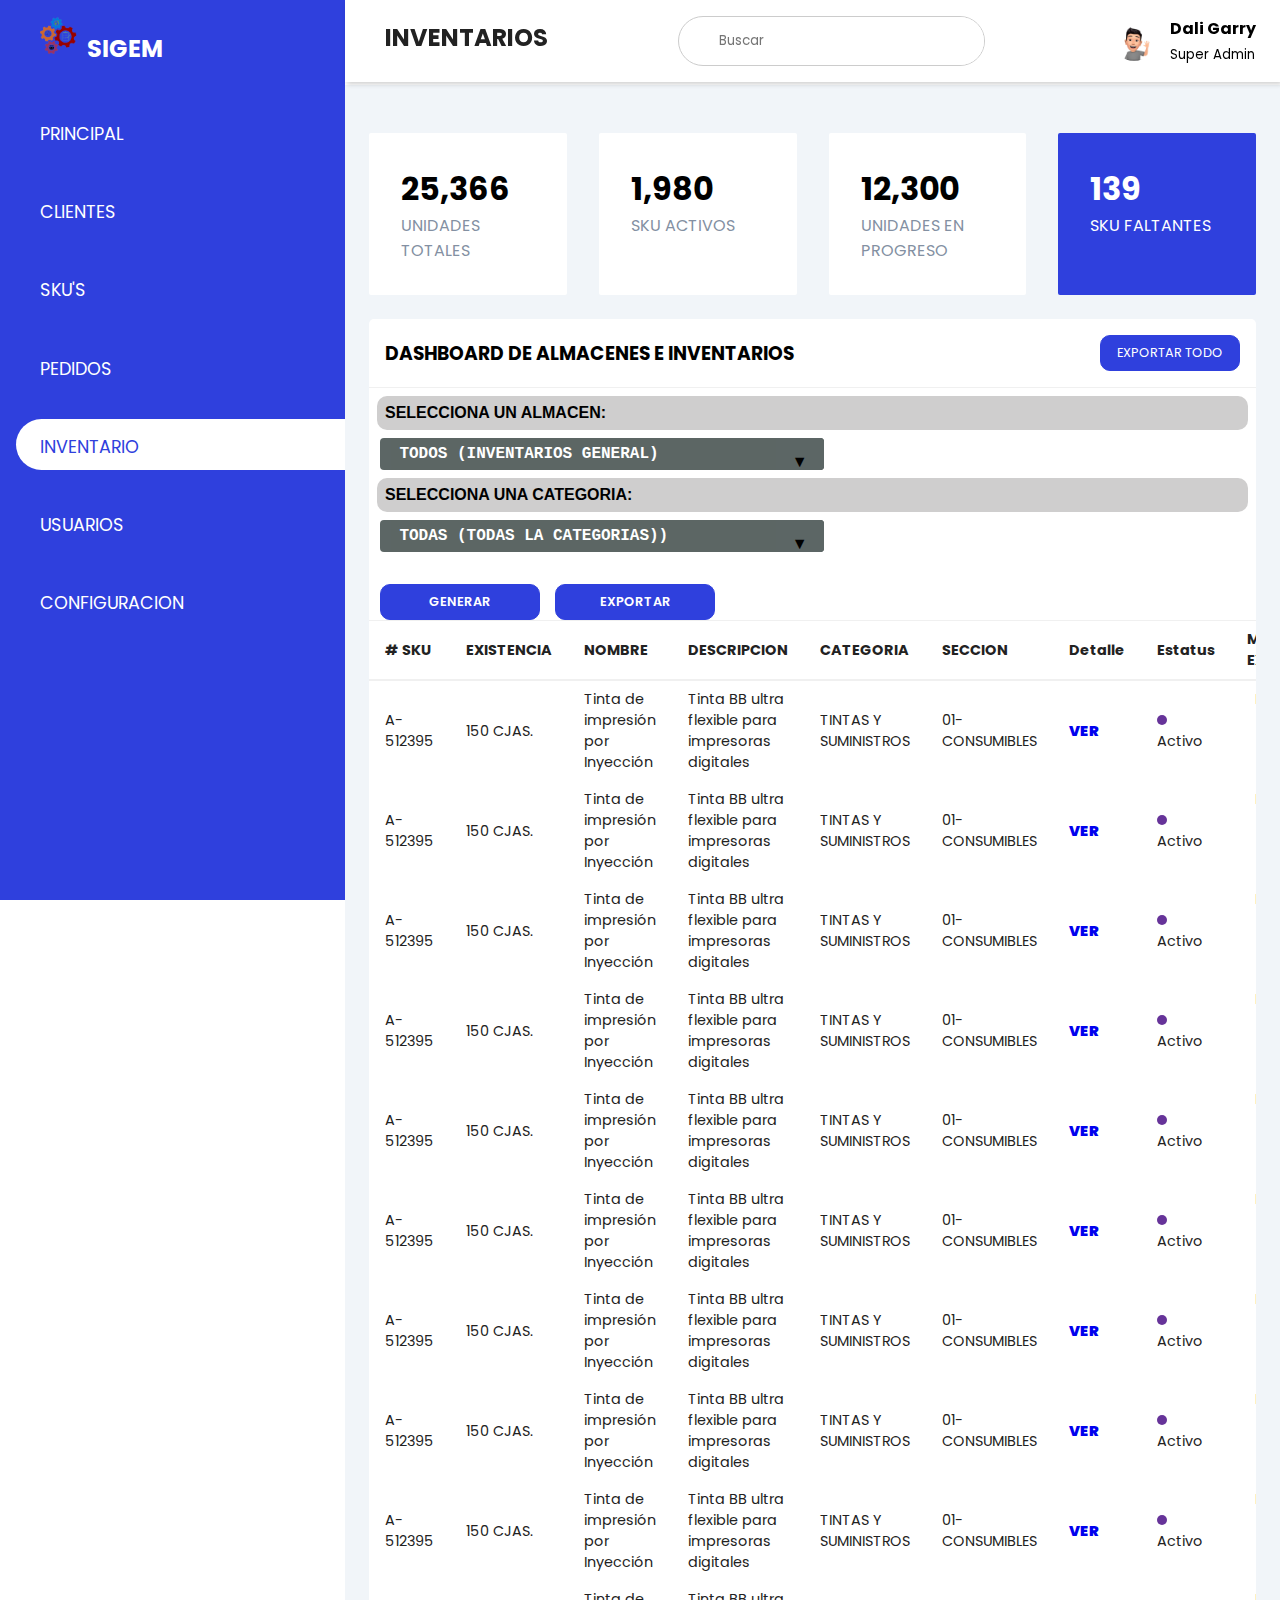
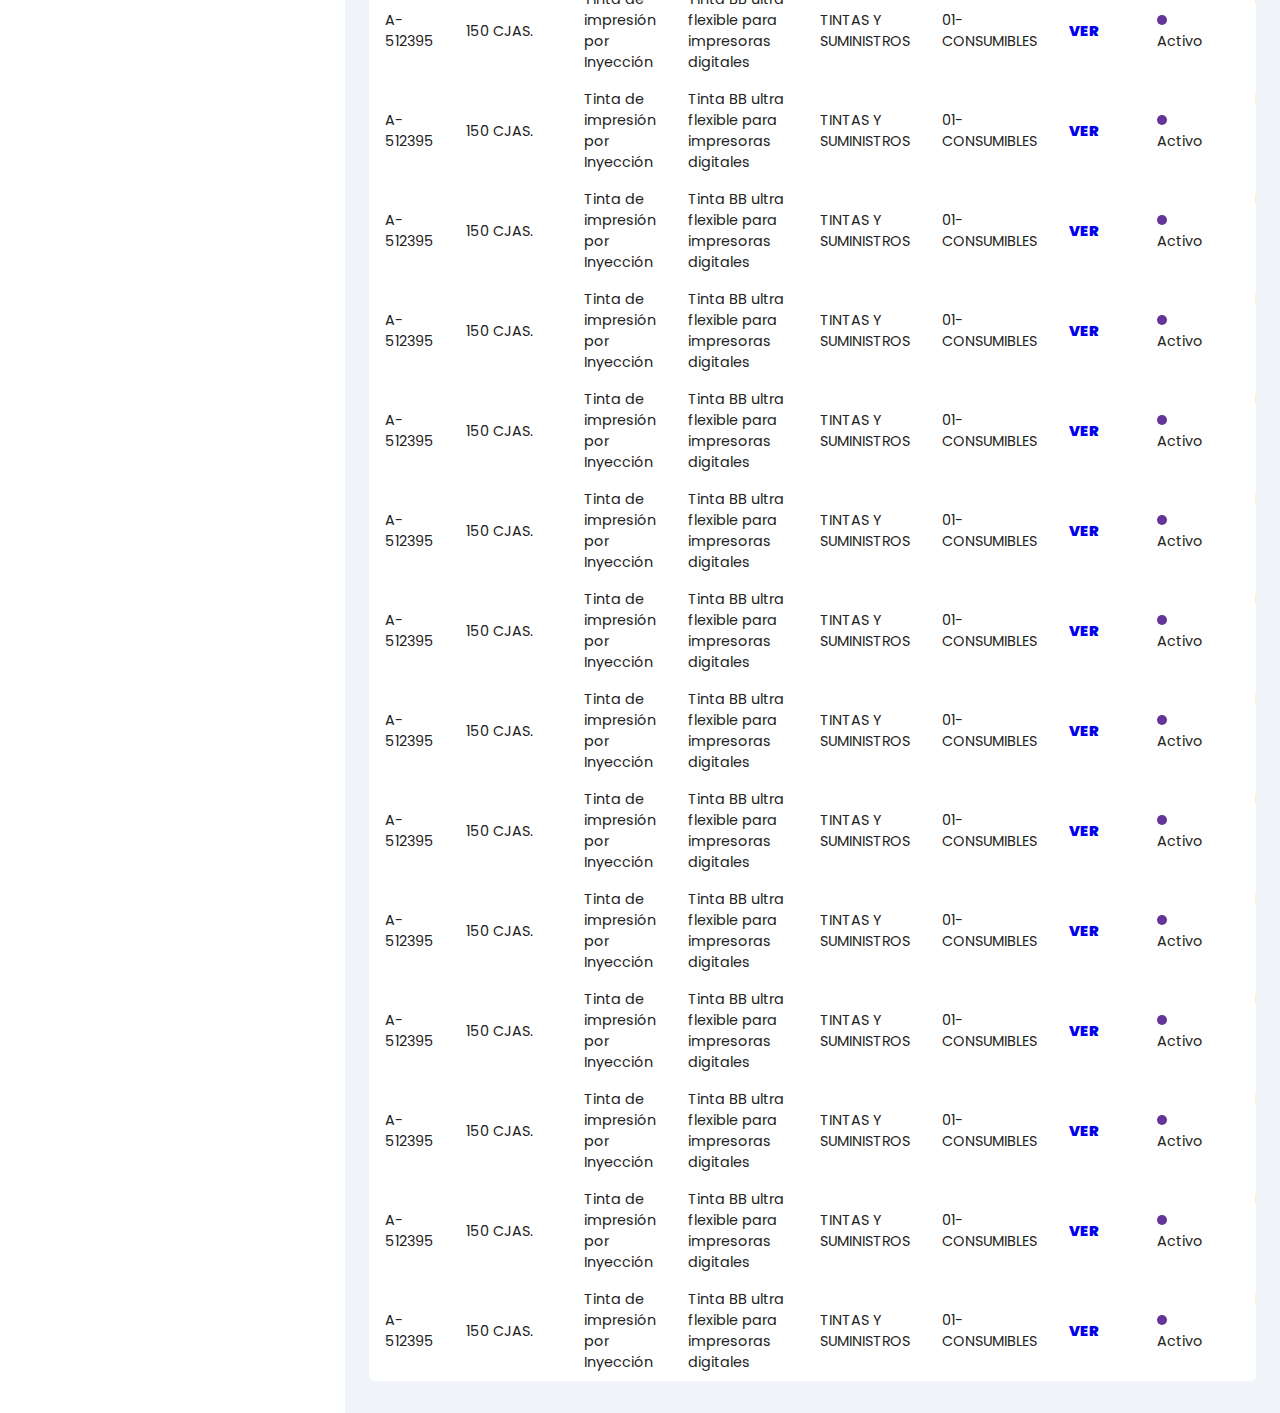
<file: Dashboard proyectos I/inventarios.html>
<!DOCTYPE html>
<html lang="en">

<head>
    <meta charset="UTF-8">
    <meta http-equiv="X-UA-Compatible" content="IE=edge">
    <meta name="viewport" content="width=device-width, initial-scale=1.0, maximum-scale=1">
    <link rel="stylesheet" href="estilos.css">
    <link rel="shortcut icon" href="favicon.ico" type="image/x-icon">
    <link rel="stylesheet" href="https://maxst.icons8.com/vue-static/landings/line-awesome/line-awesome/1.3.0/css/line-awesome.min.css">
    <title>SITEMA DE GESTION EMPRESARIAL</title>
</head>

<body>
    <input type="checkbox" id="nav-toggle">
    <div class="sidebar">
        <div class="sidebar-brand">
            <h2><img src="imagenes/LOGO_SIGEM-removebg-preview.png" width="50px" alt=""> <span>SIGEM</span></h2>
        </div>
        <div class="sidebar-menu">
            <ul>
                <li>
                    <a href="index.html"><span class="las la-igloo"></span>
                        <span>PRINCIPAL</span></a>
                </li>
                <li>
                    <a href="clientes.html" class=""><span class="las la-users"></span>
                        <span>CLIENTES</span></a>
                </li>
                <li>
                    <a href=""><span class="las la-clipboard-list"></span>
                        <span>SKU'S</span></a>
                </li>
                <li>
                    <a href="pedidos.html" class=""><span class="las la-shopping-bag"></span>
                        <span>PEDIDOS</span></a>
                </li>
                <li>
                    <a href="" class="active"><span class="las la-receipt"></span>
                        <span>INVENTARIO</span></a>
                </li>
                <li>
                    <a href=""><span class="las la-user-circle"></span>
                        <span>USUARIOS</span></a>
                </li>
                <li>
                    <a href=""><span class="las la-clipboard-list"></span>
                        <span>CONFIGURACION</span></a>
                </li>
            </ul>
        </div>
    </div>
    <div class="main-content">
        <header>
            <h2>
                <label for="nav-toggle">
                    <span class="las la-bars"></span>
                </label> INVENTARIOS
            </h2>
            <div class="div search-wrapper">
                <span class="las la-search"></span>
                <input type="search" placeholder="Buscar">
            </div>
            <div class="user-wrapper">
                <img src="imagenes/img2.jpg" width="40px" alt="">
                <div>
                    <h4>Dali Garry</h4>
                    <small>Super Admin</small>
                </div>
            </div>
        </header>
        <main>
            <div class="cards">
                <div class="card-single">
                    <div>
                        <h1>25,366</h1>
                        <span>UNIDADES TOTALES</span>
                    </div>
                    <div>
                        <span class="lab la-product-hunt"></span>
                    </div>
                </div>
                <div class="card-single">
                    <div>
                        <h1>1,980</h1>
                        <span>SKU ACTIVOS</span>
                    </div>
                    <div>
                        <span class="las la-clipboard-list"></span>
                    </div>
                </div>
                <div class="card-single">
                    <div>
                        <h1>12,300</h1>
                        <span>UNIDADES EN PROGRESO</span>
                    </div>
                    <div>
                        <span class="las la-shopping-bag"></span>
                    </div>
                </div>
                <div class="card-single">
                    <div>
                        <h1>139</h1>
                        <span>SKU FALTANTES</span>
                    </div>
                    <div>
                        <span class="las la-exclamation-triangle"></span>
                    </div>
                </div>
            </div>
            <div class="recent-grid-clientes">
                <div class="projects">
                    <div class="card">
                        <div class="card-header">
                            <h3>DASHBOARD DE ALMACENES E INVENTARIOS </h3>
                            <a href="#">
                                EXPORTAR TODO <span class="las la-file-excel"></span>
                            </a>
                        </div>
                        <div class="seleccionar">
                            <h2> SELECCIONA UN ALMACEN:</h2>
                            <div class="select">
                                <select class="option" id="format" name="format">
                                    <option disabled="disabled" selected="selected" value="">SELECCIONA UN ALMACEN</option>
                                    <option value="00" selected>TODOS (INVENTARIOS GENERAL)</option>
                                    <option value="01">ALMACEN GENERAL</option>
                                    <option value="02">ALMACEN MATERIAS PRIMAS </option>
                                    <option value="03">ALMACEN DE PRODUCTOS SEMITERMINADOS O EN CUSROS</option>
                                    <option value="04">ALMACEN DE RECAMBIO</option>
                                    <option value="05">ALMACEN DE MATERIAL AUXILIAR</option>
                                    <option value="06">ALMACEN DE ENVACES Y EMBALAJES</option>
                                    <option value="07">ALMACEN DE TRANSITO</option>
                                    <option value="08">ALMACEN DE CUARENTENA</option>
                                    <option value="09">ALMACEN DE EXPORTACIONES</option>
                                    <option value="10">ALMACEN VIRTUAL</option>
                                </select>
                            </div>
                        </div>
                        <div class="seleccionar">
                            <h2> SELECCIONA UNA CATEGORIA:</h2>
                            <div class="select">
                                <select class="option" id="format" name="format">
                                    <option disabled="disabled" selected="selected" value="">SELECCIONA UN ALMACEN</option>
                                    <option value="00" selected>TODAS (TODAS LA CATEGORIAS))</option>
                                    <option value="01">TINTAS Y SUMINISTROS </option>
                                    <option value="02">SUMINISTROS DE IMPRESION DIGITAL </option>
                                    <option value="03">TINTAS</option>
                                    <option value="04">PROMOTORRES DE ADHERENCIA</option>
                                    <option value="05">AUXILIARES PARA LA TINRA</option>
                                    <option value="06">IMPRESION DIGITAL</option>
                                    <option value="07">REPUESTOS PARA EQUIPOS DE IMPRESION</option>
                                    <option value="08">HOJAS DE SEGURIDAD SDS/CONFORMIDAD</option>
                                    <option value="09">SUMINISTROS PARA IMPRESION TERMOGRAFICA</option>
                                    <option value="10">SOLVENTES</option>
                                    <option value="10">ENDIRECEDORES</option>
                                    <option value="10">PLACAS</option>
                                    <option value="10">ALMOHADILLAS</option>
                                    <option value="10">COPAS, ANILLOS Y TINTA DE TAMPOGRÁFIAS</option>
                                    <option value="10">PZAS DE TAMPOGRÁFIAS</option>
                                    <option value="10">HOJAS DE SEGURIDA SDS</option>
                                    <option value="10">SUMINISTROS TAGLESS</option>
                                    <option value="10">MATERIAS PRIMAS</option>
                                    <option value="10">SUMINISTROS OPERATIVOS</option>
                                </select>
                            </div>
                        </div>
                        <div class="btn-enviar">
                            <input class="generar" type="button" value="GENERAR">
                        </div>
                        <div class="btn-enviar">
                            <input class="generar" type="button" value="EXPORTAR">
                        </div>

                        <div class="cad-dody">
                            <div class="table-responsive">
                                <table width="100%">
                                    <thead>
                                        <tr>
                                            <td>
                                                # SKU
                                            </td>
                                            <td>
                                                EXISTENCIA
                                            </td>
                                            <td>
                                                NOMBRE
                                            </td>
                                            <td>
                                                DESCRIPCION
                                            </td>
                                            <td>
                                                CATEGORIA
                                            </td>
                                            <td>
                                                SECCION
                                            </td>
                                            <td>
                                                Detalle
                                            </td>
                                            <td>
                                                Estatus
                                            </td>
                                            <td>
                                                MODIFICAR EXISTENCIA.
                                            </td>
                                        </tr>
                                    </thead>
                                    <tbody>
                                        <tr>
                                            <td>
                                                A-512395
                                            </td>
                                            <td>
                                                150 CJAS.
                                            </td>
                                            <td>Tinta de impresión por Inyección </td>
                                            <td>
                                                Tinta BB ultra flexible para impresoras digitales
                                            </td>
                                            <td>
                                                TINTAS Y SUMINISTROS
                                            </td>
                                            <td>
                                                01-CONSUMIBLES
                                            </td>
                                            <td class="ver-pedido">
                                                <a href="#" title=" Ver SKU a DETALLE">VER<span class="las la-angle-double-right"></span> </a>
                                            </td>
                                            <td>
                                                <span class="status purple"></span> Activo
                                            </td>
                                            <td class="export" onclick="alert('¿Estas seguro que desear MODIFICAR esta partida?, precione ESC para CANCELAR.')">
                                                <span class="las la-file-export"></span>MODIFICAR
                                            </td>
                                        </tr>
                                        <tr>
                                            <td>
                                                A-512395
                                            </td>
                                            <td>
                                                150 CJAS.
                                            </td>
                                            <td>Tinta de impresión por Inyección </td>
                                            <td>
                                                Tinta BB ultra flexible para impresoras digitales
                                            </td>
                                            <td>
                                                TINTAS Y SUMINISTROS
                                            </td>
                                            <td>
                                                01-CONSUMIBLES
                                            </td>
                                            <td class="ver-pedido">
                                                <a href="#" title=" Ver SKU a DETALLE">VER<span class="las la-angle-double-right"></span> </a>
                                            </td>
                                            <td>
                                                <span class="status purple"></span> Activo
                                            </td>
                                            <td class="export" onclick="alert('¿Estas seguro que desear MODIFICAR esta partida?, precione ESC para CANCELAR.')">
                                                <span class="las la-file-export"></span>MODIFICAR
                                            </td>
                                        </tr>
                                        <tr>
                                            <td>
                                                A-512395
                                            </td>
                                            <td>
                                                150 CJAS.
                                            </td>
                                            <td>Tinta de impresión por Inyección </td>
                                            <td>
                                                Tinta BB ultra flexible para impresoras digitales
                                            </td>
                                            <td>
                                                TINTAS Y SUMINISTROS
                                            </td>
                                            <td>
                                                01-CONSUMIBLES
                                            </td>
                                            <td class="ver-pedido">
                                                <a href="#" title=" Ver SKU a DETALLE">VER<span class="las la-angle-double-right"></span> </a>
                                            </td>
                                            <td>
                                                <span class="status purple"></span> Activo
                                            </td>
                                            <td class="export" onclick="alert('¿Estas seguro que desear MODIFICAR esta partida?, precione ESC para CANCELAR.')">
                                                <span class="las la-file-export"></span>MODIFICAR
                                            </td>
                                        </tr>
                                        <tr>
                                            <td>
                                                A-512395
                                            </td>
                                            <td>
                                                150 CJAS.
                                            </td>
                                            <td>Tinta de impresión por Inyección </td>
                                            <td>
                                                Tinta BB ultra flexible para impresoras digitales
                                            </td>
                                            <td>
                                                TINTAS Y SUMINISTROS
                                            </td>
                                            <td>
                                                01-CONSUMIBLES
                                            </td>
                                            <td class="ver-pedido">
                                                <a href="#" title=" Ver SKU a DETALLE">VER<span class="las la-angle-double-right"></span> </a>
                                            </td>
                                            <td>
                                                <span class="status purple"></span> Activo
                                            </td>
                                            <td class="export" onclick="alert('¿Estas seguro que desear MODIFICAR esta partida?, precione ESC para CANCELAR.')">
                                                <span class="las la-file-export"></span>MODIFICAR
                                            </td>
                                        </tr>
                                        <tr>
                                            <td>
                                                A-512395
                                            </td>
                                            <td>
                                                150 CJAS.
                                            </td>
                                            <td>Tinta de impresión por Inyección </td>
                                            <td>
                                                Tinta BB ultra flexible para impresoras digitales
                                            </td>
                                            <td>
                                                TINTAS Y SUMINISTROS
                                            </td>
                                            <td>
                                                01-CONSUMIBLES
                                            </td>
                                            <td class="ver-pedido">
                                                <a href="#" title=" Ver SKU a DETALLE">VER<span class="las la-angle-double-right"></span> </a>
                                            </td>
                                            <td>
                                                <span class="status purple"></span> Activo
                                            </td>
                                            <td class="export" onclick="alert('¿Estas seguro que desear MODIFICAR esta partida?, precione ESC para CANCELAR.')">
                                                <span class="las la-file-export"></span>MODIFICAR
                                            </td>
                                        </tr>
                                        <tr>
                                            <td>
                                                A-512395
                                            </td>
                                            <td>
                                                150 CJAS.
                                            </td>
                                            <td>Tinta de impresión por Inyección </td>
                                            <td>
                                                Tinta BB ultra flexible para impresoras digitales
                                            </td>
                                            <td>
                                                TINTAS Y SUMINISTROS
                                            </td>
                                            <td>
                                                01-CONSUMIBLES
                                            </td>
                                            <td class="ver-pedido">
                                                <a href="#" title=" Ver SKU a DETALLE">VER<span class="las la-angle-double-right"></span> </a>
                                            </td>
                                            <td>
                                                <span class="status purple"></span> Activo
                                            </td>
                                            <td class="export" onclick="alert('¿Estas seguro que desear MODIFICAR esta partida?, precione ESC para CANCELAR.')">
                                                <span class="las la-file-export"></span>MODIFICAR
                                            </td>
                                        </tr>
                                        <tr>
                                            <td>
                                                A-512395
                                            </td>
                                            <td>
                                                150 CJAS.
                                            </td>
                                            <td>Tinta de impresión por Inyección </td>
                                            <td>
                                                Tinta BB ultra flexible para impresoras digitales
                                            </td>
                                            <td>
                                                TINTAS Y SUMINISTROS
                                            </td>
                                            <td>
                                                01-CONSUMIBLES
                                            </td>
                                            <td class="ver-pedido">
                                                <a href="#" title=" Ver SKU a DETALLE">VER<span class="las la-angle-double-right"></span> </a>
                                            </td>
                                            <td>
                                                <span class="status purple"></span> Activo
                                            </td>
                                            <td class="export" onclick="alert('¿Estas seguro que desear MODIFICAR esta partida?, precione ESC para CANCELAR.')">
                                                <span class="las la-file-export"></span>MODIFICAR
                                            </td>
                                        </tr>
                                        <tr>
                                            <td>
                                                A-512395
                                            </td>
                                            <td>
                                                150 CJAS.
                                            </td>
                                            <td>Tinta de impresión por Inyección </td>
                                            <td>
                                                Tinta BB ultra flexible para impresoras digitales
                                            </td>
                                            <td>
                                                TINTAS Y SUMINISTROS
                                            </td>
                                            <td>
                                                01-CONSUMIBLES
                                            </td>
                                            <td class="ver-pedido">
                                                <a href="#" title=" Ver SKU a DETALLE">VER<span class="las la-angle-double-right"></span> </a>
                                            </td>
                                            <td>
                                                <span class="status purple"></span> Activo
                                            </td>
                                            <td class="export" onclick="alert('¿Estas seguro que desear MODIFICAR esta partida?, precione ESC para CANCELAR.')">
                                                <span class="las la-file-export"></span>MODIFICAR
                                            </td>
                                        </tr>
                                        <tr>
                                            <td>
                                                A-512395
                                            </td>
                                            <td>
                                                150 CJAS.
                                            </td>
                                            <td>Tinta de impresión por Inyección </td>
                                            <td>
                                                Tinta BB ultra flexible para impresoras digitales
                                            </td>
                                            <td>
                                                TINTAS Y SUMINISTROS
                                            </td>
                                            <td>
                                                01-CONSUMIBLES
                                            </td>
                                            <td class="ver-pedido">
                                                <a href="#" title=" Ver SKU a DETALLE">VER<span class="las la-angle-double-right"></span> </a>
                                            </td>
                                            <td>
                                                <span class="status purple"></span> Activo
                                            </td>
                                            <td class="export" onclick="alert('¿Estas seguro que desear MODIFICAR esta partida?, precione ESC para CANCELAR.')">
                                                <span class="las la-file-export"></span>MODIFICAR
                                            </td>
                                        </tr>
                                        <tr>
                                            <td>
                                                A-512395
                                            </td>
                                            <td>
                                                150 CJAS.
                                            </td>
                                            <td>Tinta de impresión por Inyección </td>
                                            <td>
                                                Tinta BB ultra flexible para impresoras digitales
                                            </td>
                                            <td>
                                                TINTAS Y SUMINISTROS
                                            </td>
                                            <td>
                                                01-CONSUMIBLES
                                            </td>
                                            <td class="ver-pedido">
                                                <a href="#" title=" Ver SKU a DETALLE">VER<span class="las la-angle-double-right"></span> </a>
                                            </td>
                                            <td>
                                                <span class="status purple"></span> Activo
                                            </td>
                                            <td class="export" onclick="alert('¿Estas seguro que desear MODIFICAR esta partida?, precione ESC para CANCELAR.')">
                                                <span class="las la-file-export"></span>MODIFICAR
                                            </td>
                                        </tr>
                                        <tr>
                                            <td>
                                                A-512395
                                            </td>
                                            <td>
                                                150 CJAS.
                                            </td>
                                            <td>Tinta de impresión por Inyección </td>
                                            <td>
                                                Tinta BB ultra flexible para impresoras digitales
                                            </td>
                                            <td>
                                                TINTAS Y SUMINISTROS
                                            </td>
                                            <td>
                                                01-CONSUMIBLES
                                            </td>
                                            <td class="ver-pedido">
                                                <a href="#" title=" Ver SKU a DETALLE">VER<span class="las la-angle-double-right"></span> </a>
                                            </td>
                                            <td>
                                                <span class="status purple"></span> Activo
                                            </td>
                                            <td class="export" onclick="alert('¿Estas seguro que desear MODIFICAR esta partida?, precione ESC para CANCELAR.')">
                                                <span class="las la-file-export"></span>MODIFICAR
                                            </td>
                                        </tr>
                                        <tr>
                                            <td>
                                                A-512395
                                            </td>
                                            <td>
                                                150 CJAS.
                                            </td>
                                            <td>Tinta de impresión por Inyección </td>
                                            <td>
                                                Tinta BB ultra flexible para impresoras digitales
                                            </td>
                                            <td>
                                                TINTAS Y SUMINISTROS
                                            </td>
                                            <td>
                                                01-CONSUMIBLES
                                            </td>
                                            <td class="ver-pedido">
                                                <a href="#" title=" Ver SKU a DETALLE">VER<span class="las la-angle-double-right"></span> </a>
                                            </td>
                                            <td>
                                                <span class="status purple"></span> Activo
                                            </td>
                                            <td class="export" onclick="alert('¿Estas seguro que desear MODIFICAR esta partida?, precione ESC para CANCELAR.')">
                                                <span class="las la-file-export"></span>MODIFICAR
                                            </td>
                                        </tr>
                                        <tr>
                                            <td>
                                                A-512395
                                            </td>
                                            <td>
                                                150 CJAS.
                                            </td>
                                            <td>Tinta de impresión por Inyección </td>
                                            <td>
                                                Tinta BB ultra flexible para impresoras digitales
                                            </td>
                                            <td>
                                                TINTAS Y SUMINISTROS
                                            </td>
                                            <td>
                                                01-CONSUMIBLES
                                            </td>
                                            <td class="ver-pedido">
                                                <a href="#" title=" Ver SKU a DETALLE">VER<span class="las la-angle-double-right"></span> </a>
                                            </td>
                                            <td>
                                                <span class="status purple"></span> Activo
                                            </td>
                                            <td class="export" onclick="alert('¿Estas seguro que desear MODIFICAR esta partida?, precione ESC para CANCELAR.')">
                                                <span class="las la-file-export"></span>MODIFICAR
                                            </td>
                                        </tr>
                                        <tr>
                                            <td>
                                                A-512395
                                            </td>
                                            <td>
                                                150 CJAS.
                                            </td>
                                            <td>Tinta de impresión por Inyección </td>
                                            <td>
                                                Tinta BB ultra flexible para impresoras digitales
                                            </td>
                                            <td>
                                                TINTAS Y SUMINISTROS
                                            </td>
                                            <td>
                                                01-CONSUMIBLES
                                            </td>
                                            <td class="ver-pedido">
                                                <a href="#" title=" Ver SKU a DETALLE">VER<span class="las la-angle-double-right"></span> </a>
                                            </td>
                                            <td>
                                                <span class="status purple"></span> Activo
                                            </td>
                                            <td class="export" onclick="alert('¿Estas seguro que desear MODIFICAR esta partida?, precione ESC para CANCELAR.')">
                                                <span class="las la-file-export"></span>MODIFICAR
                                            </td>
                                        </tr>
                                        <tr>
                                            <td>
                                                A-512395
                                            </td>
                                            <td>
                                                150 CJAS.
                                            </td>
                                            <td>Tinta de impresión por Inyección </td>
                                            <td>
                                                Tinta BB ultra flexible para impresoras digitales
                                            </td>
                                            <td>
                                                TINTAS Y SUMINISTROS
                                            </td>
                                            <td>
                                                01-CONSUMIBLES
                                            </td>
                                            <td class="ver-pedido">
                                                <a href="#" title=" Ver SKU a DETALLE">VER<span class="las la-angle-double-right"></span> </a>
                                            </td>
                                            <td>
                                                <span class="status purple"></span> Activo
                                            </td>
                                            <td class="export" onclick="alert('¿Estas seguro que desear MODIFICAR esta partida?, precione ESC para CANCELAR.')">
                                                <span class="las la-file-export"></span>MODIFICAR
                                            </td>
                                        </tr>
                                        <tr>
                                            <td>
                                                A-512395
                                            </td>
                                            <td>
                                                150 CJAS.
                                            </td>
                                            <td>Tinta de impresión por Inyección </td>
                                            <td>
                                                Tinta BB ultra flexible para impresoras digitales
                                            </td>
                                            <td>
                                                TINTAS Y SUMINISTROS
                                            </td>
                                            <td>
                                                01-CONSUMIBLES
                                            </td>
                                            <td class="ver-pedido">
                                                <a href="#" title=" Ver SKU a DETALLE">VER<span class="las la-angle-double-right"></span> </a>
                                            </td>
                                            <td>
                                                <span class="status purple"></span> Activo
                                            </td>
                                            <td class="export" onclick="alert('¿Estas seguro que desear MODIFICAR esta partida?, precione ESC para CANCELAR.')">
                                                <span class="las la-file-export"></span>MODIFICAR
                                            </td>
                                        </tr>
                                        <tr>
                                            <td>
                                                A-512395
                                            </td>
                                            <td>
                                                150 CJAS.
                                            </td>
                                            <td>Tinta de impresión por Inyección </td>
                                            <td>
                                                Tinta BB ultra flexible para impresoras digitales
                                            </td>
                                            <td>
                                                TINTAS Y SUMINISTROS
                                            </td>
                                            <td>
                                                01-CONSUMIBLES
                                            </td>
                                            <td class="ver-pedido">
                                                <a href="#" title=" Ver SKU a DETALLE">VER<span class="las la-angle-double-right"></span> </a>
                                            </td>
                                            <td>
                                                <span class="status purple"></span> Activo
                                            </td>
                                            <td class="export" onclick="alert('¿Estas seguro que desear MODIFICAR esta partida?, precione ESC para CANCELAR.')">
                                                <span class="las la-file-export"></span>MODIFICAR
                                            </td>
                                        </tr>
                                        <tr>
                                            <td>
                                                A-512395
                                            </td>
                                            <td>
                                                150 CJAS.
                                            </td>
                                            <td>Tinta de impresión por Inyección </td>
                                            <td>
                                                Tinta BB ultra flexible para impresoras digitales
                                            </td>
                                            <td>
                                                TINTAS Y SUMINISTROS
                                            </td>
                                            <td>
                                                01-CONSUMIBLES
                                            </td>
                                            <td class="ver-pedido">
                                                <a href="#" title=" Ver SKU a DETALLE">VER<span class="las la-angle-double-right"></span> </a>
                                            </td>
                                            <td>
                                                <span class="status purple"></span> Activo
                                            </td>
                                            <td class="export" onclick="alert('¿Estas seguro que desear MODIFICAR esta partida?, precione ESC para CANCELAR.')">
                                                <span class="las la-file-export"></span>MODIFICAR
                                            </td>
                                        </tr>
                                        <tr>
                                            <td>
                                                A-512395
                                            </td>
                                            <td>
                                                150 CJAS.
                                            </td>
                                            <td>Tinta de impresión por Inyección </td>
                                            <td>
                                                Tinta BB ultra flexible para impresoras digitales
                                            </td>
                                            <td>
                                                TINTAS Y SUMINISTROS
                                            </td>
                                            <td>
                                                01-CONSUMIBLES
                                            </td>
                                            <td class="ver-pedido">
                                                <a href="#" title=" Ver SKU a DETALLE">VER<span class="las la-angle-double-right"></span> </a>
                                            </td>
                                            <td>
                                                <span class="status purple"></span> Activo
                                            </td>
                                            <td class="export" onclick="alert('¿Estas seguro que desear MODIFICAR esta partida?, precione ESC para CANCELAR.')">
                                                <span class="las la-file-export"></span>MODIFICAR
                                            </td>
                                        </tr>
                                        <tr>
                                            <td>
                                                A-512395
                                            </td>
                                            <td>
                                                150 CJAS.
                                            </td>
                                            <td>Tinta de impresión por Inyección </td>
                                            <td>
                                                Tinta BB ultra flexible para impresoras digitales
                                            </td>
                                            <td>
                                                TINTAS Y SUMINISTROS
                                            </td>
                                            <td>
                                                01-CONSUMIBLES
                                            </td>
                                            <td class="ver-pedido">
                                                <a href="#" title=" Ver SKU a DETALLE">VER<span class="las la-angle-double-right"></span> </a>
                                            </td>
                                            <td>
                                                <span class="status purple"></span> Activo
                                            </td>
                                            <td class="export" onclick="alert('¿Estas seguro que desear MODIFICAR esta partida?, precione ESC para CANCELAR.')">
                                                <span class="las la-file-export"></span>MODIFICAR
                                            </td>
                                        </tr>
                                        <tr>
                                            <td>
                                                A-512395
                                            </td>
                                            <td>
                                                150 CJAS.
                                            </td>
                                            <td>Tinta de impresión por Inyección </td>
                                            <td>
                                                Tinta BB ultra flexible para impresoras digitales
                                            </td>
                                            <td>
                                                TINTAS Y SUMINISTROS
                                            </td>
                                            <td>
                                                01-CONSUMIBLES
                                            </td>
                                            <td class="ver-pedido">
                                                <a href="#" title=" Ver SKU a DETALLE">VER<span class="las la-angle-double-right"></span> </a>
                                            </td>
                                            <td>
                                                <span class="status purple"></span> Activo
                                            </td>
                                            <td class="export" onclick="alert('¿Estas seguro que desear MODIFICAR esta partida?, precione ESC para CANCELAR.')">
                                                <span class="las la-file-export"></span>MODIFICAR
                                            </td>
                                        </tr>
                                        <tr>
                                            <td>
                                                A-512395
                                            </td>
                                            <td>
                                                150 CJAS.
                                            </td>
                                            <td>Tinta de impresión por Inyección </td>
                                            <td>
                                                Tinta BB ultra flexible para impresoras digitales
                                            </td>
                                            <td>
                                                TINTAS Y SUMINISTROS
                                            </td>
                                            <td>
                                                01-CONSUMIBLES
                                            </td>
                                            <td class="ver-pedido">
                                                <a href="#" title=" Ver SKU a DETALLE">VER<span class="las la-angle-double-right"></span> </a>
                                            </td>
                                            <td>
                                                <span class="status purple"></span> Activo
                                            </td>
                                            <td class="export" onclick="alert('¿Estas seguro que desear MODIFICAR esta partida?, precione ESC para CANCELAR.')">
                                                <span class="las la-file-export"></span>MODIFICAR
                                            </td>
                                        </tr>
                                        <tr>
                                            <td>
                                                A-512395
                                            </td>
                                            <td>
                                                150 CJAS.
                                            </td>
                                            <td>Tinta de impresión por Inyección </td>
                                            <td>
                                                Tinta BB ultra flexible para impresoras digitales
                                            </td>
                                            <td>
                                                TINTAS Y SUMINISTROS
                                            </td>
                                            <td>
                                                01-CONSUMIBLES
                                            </td>
                                            <td class="ver-pedido">
                                                <a href="#" title=" Ver SKU a DETALLE">VER<span class="las la-angle-double-right"></span> </a>
                                            </td>
                                            <td>
                                                <span class="status purple"></span> Activo
                                            </td>
                                            <td class="export" onclick="alert('¿Estas seguro que desear  MODIFICAR esta partida?, precione ESC para CANCELAR.')">
                                                <span class="las la-file-export"></span>MODIFICAR
                                            </td>
                                        </tr>
                                    </tbody>
                                </table>
                            </div>
                        </div>

                    </div>

                </div>

            </div>
        </main>
    </div>

</body>

</html>
</file>
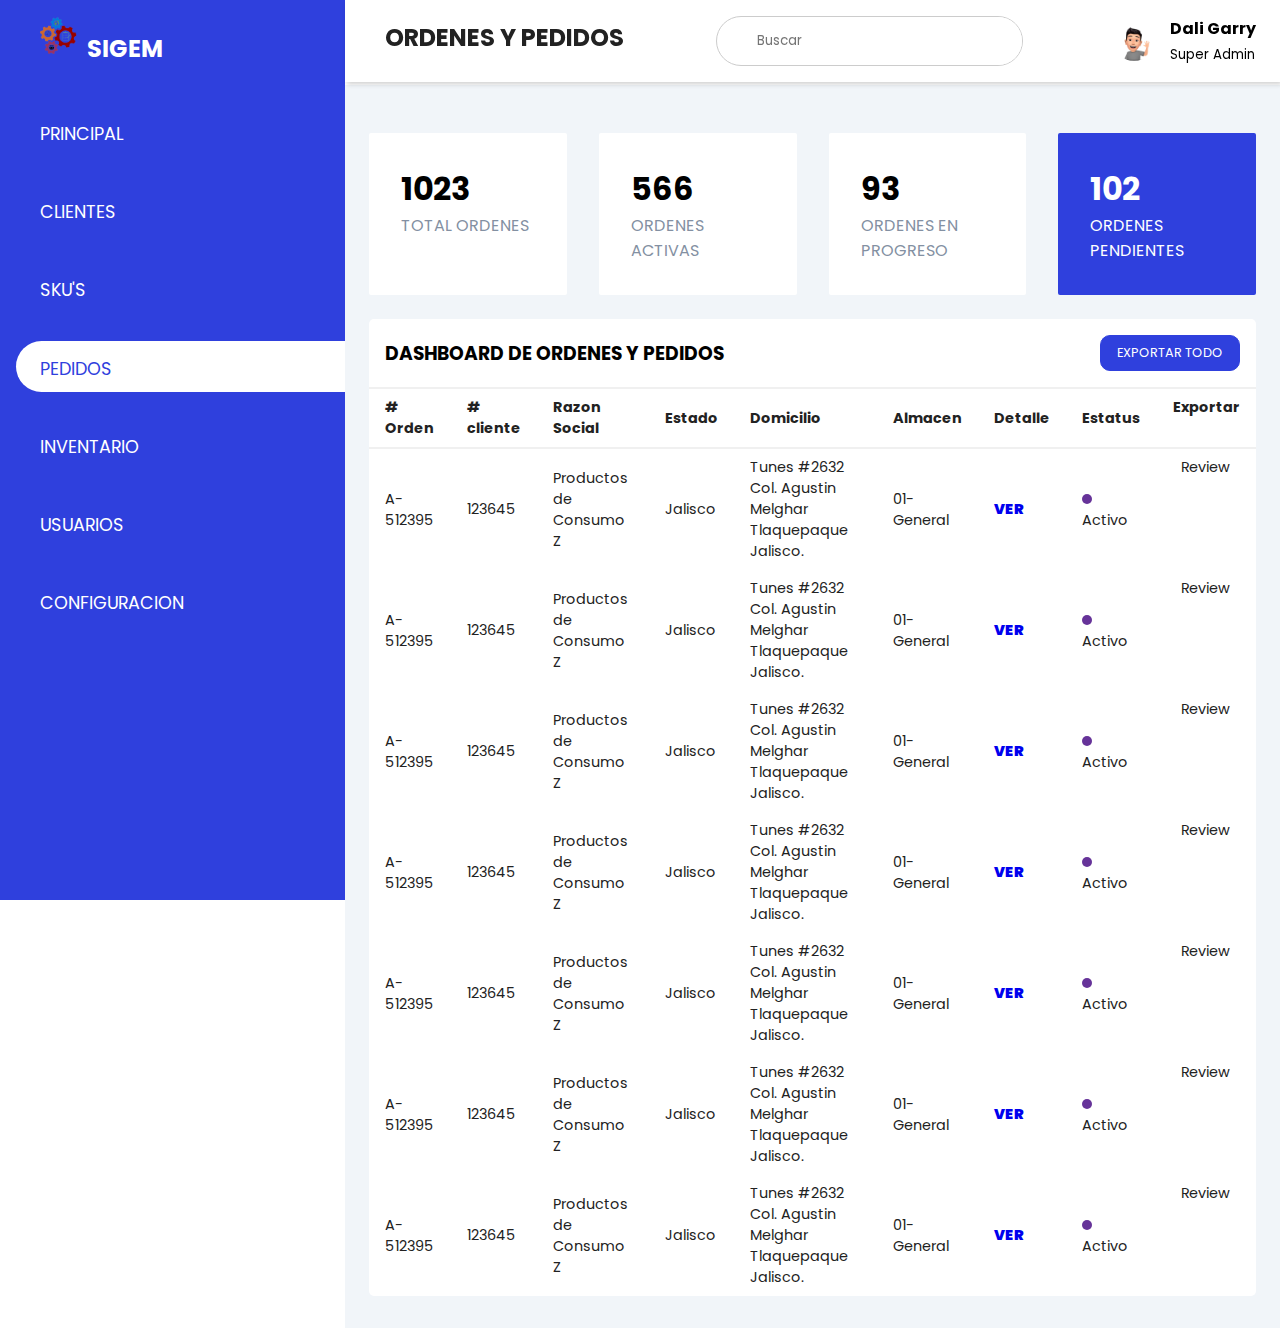
<file: Dashboard proyectos I/pedidos.html>
<!DOCTYPE html>
<html lang="en">

<head>
    <meta charset="UTF-8">
    <meta http-equiv="X-UA-Compatible" content="IE=edge">
    <meta name="viewport" content="width=device-width, initial-scale=1.0, maximum-scale=1">
    <link rel="stylesheet" href="estilos.css">
    <link rel="shortcut icon" href="favicon.ico" type="image/x-icon">
    <link rel="stylesheet" href="https://maxst.icons8.com/vue-static/landings/line-awesome/line-awesome/1.3.0/css/line-awesome.min.css">
    <title>SITEMA DE GESTION EMPRESARIAL</title>
</head>

<body>
    <input type="checkbox" id="nav-toggle">
    <div class="sidebar">
        <div class="sidebar-brand">
            <h2><img src="imagenes/LOGO_SIGEM-removebg-preview.png" width="50px" alt=""> <span>SIGEM</span></h2>
        </div>
        <div class="sidebar-menu">
            <ul>
                <li>
                    <a href="index.html"><span class="las la-igloo"></span>
                        <span>PRINCIPAL</span></a>
                </li>
                <li>
                    <a href="clientes.html" class=""><span class="las la-users"></span>
                        <span>CLIENTES</span></a>
                </li>
                <li>
                    <a href=""><span class="las la-clipboard-list"></span>
                        <span>SKU'S</span></a>
                </li>
                <li>
                    <a href="" class="active"><span class="las la-shopping-bag"></span>
                        <span>PEDIDOS</span></a>
                </li>
                <li>
                    <a href="inventarios.html"><span class="las la-receipt"></span>
                        <span>INVENTARIO</span></a>
                </li>
                <li>
                    <a href=""><span class="las la-user-circle"></span>
                        <span>USUARIOS</span></a>
                </li>
                <li>
                    <a href=""><span class="las la-clipboard-list"></span>
                        <span>CONFIGURACION</span></a>
                </li>
            </ul>
        </div>
    </div>
    <div class="main-content">
        <header>
            <h2>
                <label for="nav-toggle">
                    <span class="las la-bars"></span>
                </label> ORDENES Y PEDIDOS
            </h2>
            <div class="div search-wrapper">
                <span class="las la-search"></span>
                <input type="search" placeholder="Buscar">
            </div>
            <div class="user-wrapper">
                <img src="imagenes/img2.jpg" width="40px" alt="">
                <div>
                    <h4>Dali Garry</h4>
                    <small>Super Admin</small>
                </div>
            </div>
        </header>
        <main>
            <div class="cards">
                <div class="card-single">
                    <div>
                        <h1>1023</h1>
                        <span>TOTAL ORDENES</span>
                    </div>
                    <div>
                        <span class="las la-users"></span>
                    </div>
                </div>
                <div class="card-single">
                    <div>
                        <h1>566</h1>
                        <span>ORDENES ACTIVAS</span>
                    </div>
                    <div>
                        <span class="las la-clipboard-list"></span>
                    </div>
                </div>
                <div class="card-single">
                    <div>
                        <h1>93</h1>
                        <span>ORDENES EN PROGRESO</span>
                    </div>
                    <div>
                        <span class="las la-shopping-bag"></span>
                    </div>
                </div>
                <div class="card-single">
                    <div>
                        <h1>102</h1>
                        <span>ORDENES PENDIENTES</span>
                    </div>
                    <div>
                        <span class="las la-exclamation-triangle"></span>
                    </div>
                </div>
            </div>
            <div class="recent-grid-clientes">
                <div class="projects">
                    <div class="card">
                        <div class="card-header">
                            <h3>DASHBOARD DE ORDENES Y PEDIDOS </h3>
                            <a href="#" onclick="alert('Se EXPORTARA todo los pedidos PENDIENTES O EN CURSO, ¿DESEA CONTINUAR?')">
                                EXPORTAR TODO <span  class="las la-file-excel"></span>
                            </a>
                        </div>
                        <div class="cad-dody">
                            <div class="table-responsive">
                                <table width="100%">
                                    <thead>
                                        <tr>
                                            <td>
                                                # Orden
                                            </td>
                                            <td>
                                                # cliente
                                            </td>
                                            <td>
                                                Razon Social
                                            </td>
                                            <td>
                                                Estado
                                            </td>
                                            <td>
                                                Domicilio
                                            </td>
                                            <td>
                                                Almacen
                                            </td>
                                            <td>
                                                Detalle
                                            </td>
                                            <td>
                                                Estatus
                                            </td>
                                            <td>
                                                Exportar
                                            </td>
                                        </tr>
                                    </thead>
                                    <tbody>
                                        <tr>
                                            <td>
                                                A-512395
                                            </td>
                                            <td>
                                                123645
                                            </td>
                                            <td>Productos de Consumo Z </td>
                                            <td>
                                                Jalisco
                                            </td>
                                            <td>
                                                Tunes #2632 Col. Agustin Melghar Tlaquepaque Jalisco.
                                            </td>
                                            <td>
                                                01-General
                                            </td>
                                            <td class="ver-pedido">
                                                <a href="detalle_pedidos.html" title=" Ver SKU a DETALLE">VER<span class="las la-angle-double-right"></span> </a>
                                            </td>
                                            <td>
                                                <span class="status purple"></span> Activo
                                            </td>
                                            <td class="export">
                                                <span class="las la-file-export"></span>Review
                                            </td>
                                        </tr>
                                        <tr>
                                            <td>
                                                A-512395
                                            </td>
                                            <td>
                                                123645
                                            </td>
                                            <td>Productos de Consumo Z </td>
                                            <td>
                                                Jalisco
                                            </td>
                                            <td>
                                                Tunes #2632 Col. Agustin Melghar Tlaquepaque Jalisco.
                                            </td>
                                            <td>
                                                01-General
                                            </td>
                                            <td class="ver-pedido">
                                                <a href="detalle_pedidos.html" title=" Ver SKU a DETALLE">VER<span class="las la-angle-double-right"></span> </a>
                                            </td>
                                            <td>
                                                <span class="status purple"></span> Activo
                                            </td>
                                            <td class="export">
                                                <span class="las la-file-export"></span>Review
                                            </td>
                                        </tr>
                                        <tr>
                                            <td>
                                                A-512395
                                            </td>
                                            <td>
                                                123645
                                            </td>
                                            <td>Productos de Consumo Z </td>
                                            <td>
                                                Jalisco
                                            </td>
                                            <td>
                                                Tunes #2632 Col. Agustin Melghar Tlaquepaque Jalisco.
                                            </td>
                                            <td>
                                                01-General
                                            </td>
                                            <td class="ver-pedido">
                                                <a href="detalle_pedidos.html" title=" Ver SKU a DETALLE">VER<span class="las la-angle-double-right"></span> </a>
                                            </td>
                                            <td>
                                                <span class="status purple"></span> Activo
                                            </td>
                                            <td class="export">
                                                <span class="las la-file-export"></span>Review
                                            </td>
                                        </tr>
                                        <tr>
                                            <td>
                                                A-512395
                                            </td>
                                            <td>
                                                123645
                                            </td>
                                            <td>Productos de Consumo Z </td>
                                            <td>
                                                Jalisco
                                            </td>
                                            <td>
                                                Tunes #2632 Col. Agustin Melghar Tlaquepaque Jalisco.
                                            </td>
                                            <td>
                                                01-General
                                            </td>
                                            <td class="ver-pedido">
                                                <a href="detalle_pedidos.html" title=" Ver SKU a DETALLE">VER<span class="las la-angle-double-right"></span> </a>
                                            </td>
                                            <td>
                                                <span class="status purple"></span> Activo
                                            </td>
                                            <td class="export">
                                                <span class="las la-file-export"></span>Review
                                            </td>
                                        </tr>
                                        <tr>
                                            <td>
                                                A-512395
                                            </td>
                                            <td>
                                                123645
                                            </td>
                                            <td>Productos de Consumo Z </td>
                                            <td>
                                                Jalisco
                                            </td>
                                            <td>
                                                Tunes #2632 Col. Agustin Melghar Tlaquepaque Jalisco.
                                            </td>
                                            <td>
                                                01-General
                                            </td>
                                            <td class="ver-pedido">
                                                <a href="detalle_pedidos.html" title=" Ver SKU a DETALLE">VER<span class="las la-angle-double-right"></span> </a>
                                            </td>
                                            <td>
                                                <span class="status purple"></span> Activo
                                            </td>
                                            <td class="export">
                                                <span class="las la-file-export"></span>Review
                                            </td>
                                        </tr>
                                        <tr>
                                            <td>
                                                A-512395
                                            </td>
                                            <td>
                                                123645
                                            </td>
                                            <td>Productos de Consumo Z </td>
                                            <td>
                                                Jalisco
                                            </td>
                                            <td>
                                                Tunes #2632 Col. Agustin Melghar Tlaquepaque Jalisco.
                                            </td>
                                            <td>
                                                01-General
                                            </td>
                                            <td class="ver-pedido">
                                                <a href="detalle_pedidos.html" title=" Ver SKU a DETALLE">VER<span class="las la-angle-double-right"></span> </a>
                                            </td>
                                            <td>
                                                <span class="status purple"></span> Activo
                                            </td>
                                            <td class="export">
                                                <span class="las la-file-export"></span>Review
                                            </td>
                                        </tr>
                                        <tr>
                                            <td>
                                                A-512395
                                            </td>
                                            <td>
                                                123645
                                            </td>
                                            <td>Productos de Consumo Z </td>
                                            <td>
                                                Jalisco
                                            </td>
                                            <td>
                                                Tunes #2632 Col. Agustin Melghar Tlaquepaque Jalisco.
                                            </td>
                                            <td>
                                                01-General
                                            </td>
                                            <td class="ver-pedido">
                                                <a href="detalle_pedidos." title=" Ver SKU a DETALLE">VER<span class="las la-angle-double-right"></span> </a>
                                            </td>
                                            <td>
                                                <span class="status purple"></span> Activo
                                            </td>
                                            <td class="export">
                                                <span class="las la-file-export"></span>Review
                                            </td>
                                        </tr>



                                    </tbody>
                                </table>
                            </div>
                        </div>

                    </div>

                </div>

            </div>
        </main>
    </div>

</body>

</html>
</file>
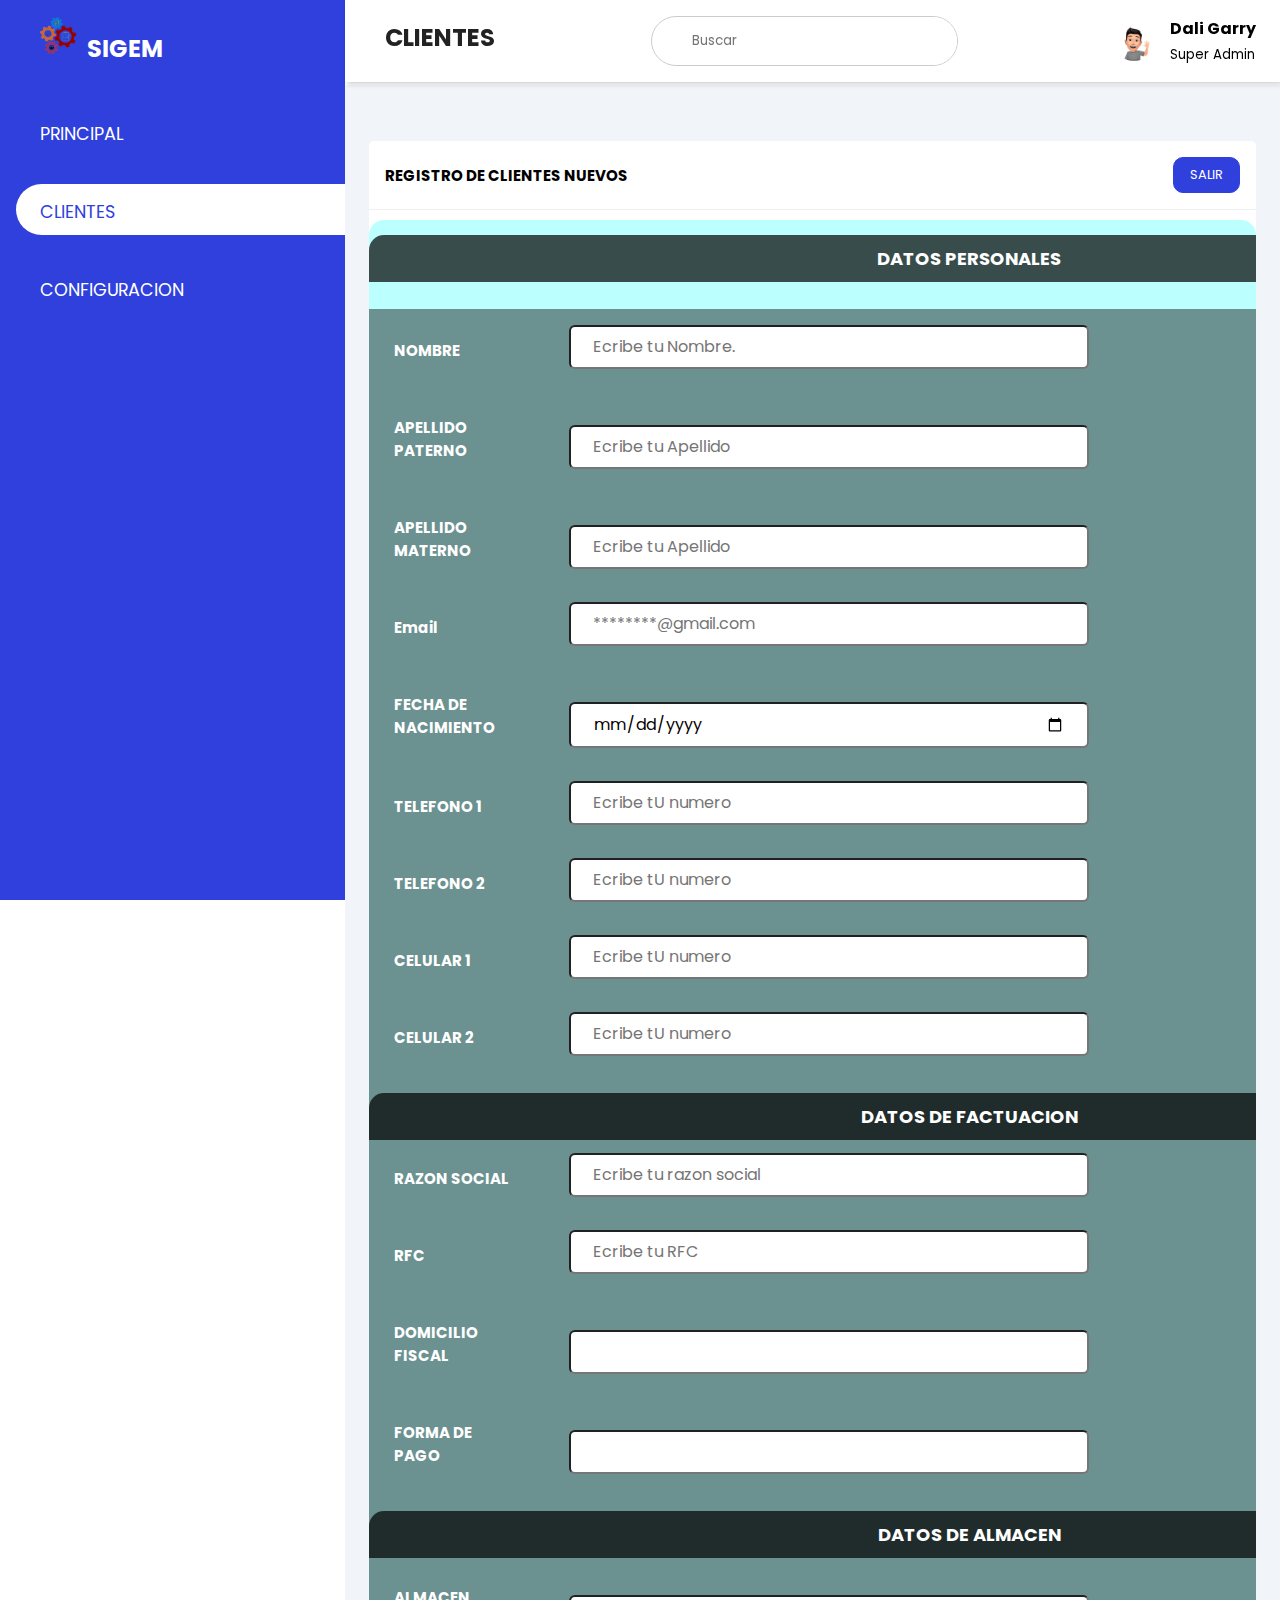
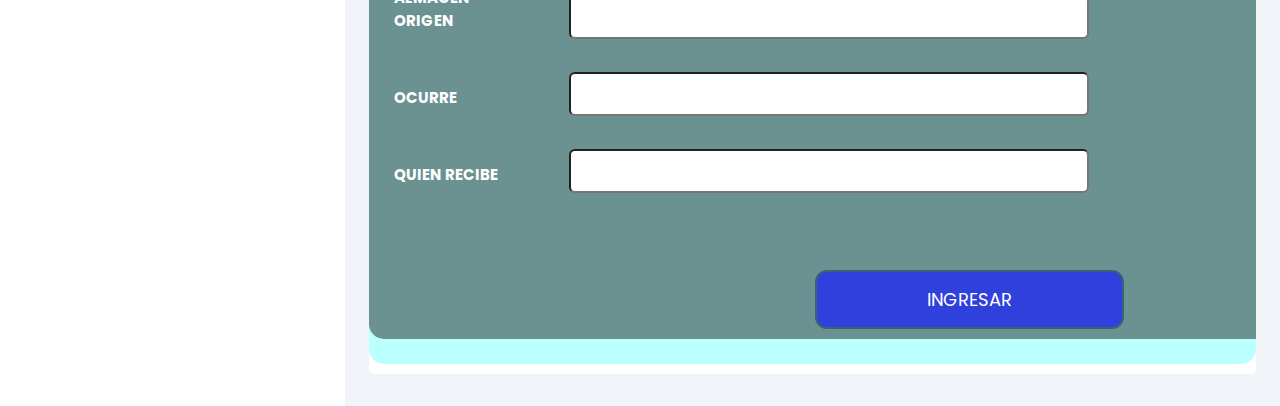
<file: Dashboard proyectos I/registro_ctes_nuevos.html>
<!DOCTYPE html>
<html lang="en">

<head>
    <meta charset="UTF-8">
    <meta http-equiv="X-UA-Compatible" content="IE=edge">
    <meta name="viewport" content="width=device-width, initial-scale=1.0, maximum-scale=1">
    <link rel="stylesheet" href="estilos.css">
    <link rel="stylesheet" href="estilos2.css">
    <link rel="shortcut icon" href="favicon.ico" type="image/x-icon">
    <link rel="stylesheet" href="https://maxst.icons8.com/vue-static/landings/line-awesome/line-awesome/1.3.0/css/line-awesome.min.css">
    <title>SITEMA DE GESTION EMPRESARIAL</title>
</head>

<body>
    <input type="checkbox" id="nav-toggle">
    <div class="sidebar">
        <div class="sidebar-brand">
            <h2><img src="imagenes/LOGO_SIGEM-removebg-preview.png" width="50px" alt=""> <span>SIGEM</span></h2>
        </div>
        <div class="sidebar-menu">
            <ul>
                <li>
                    <a href="index.html"><span class="las la-igloo"></span>
                        <span>PRINCIPAL</span></a>
                </li>
                <li>
                    <a href="" class="active"><span class="las la-users"></span>
                        <span>CLIENTES</span></a>
                </li>

                <li>
                    <a href=""><span class="las la-clipboard-list"></span>
                        <span>CONFIGURACION</span></a>
                </li>
            </ul>
        </div>
    </div>
    <div class="main-content">
        <header>
            <h2>
                <label for="nav-toggle">
                    <span class="las la-bars"></span>
                </label> CLIENTES
            </h2>
            <div class="div search-wrapper">
                <span class="las la-search"></span>
                <input type="search" placeholder="Buscar">
            </div>
            <div class="user-wrapper">
                <img src="imagenes/img2.jpg" width="40px" alt="">
                <div>
                    <h4>Dali Garry</h4>
                    <small>Super Admin</small>
                </div>
            </div>
        </header>
        <main>
            <div class="recent-grid-clientes">
                <div class="projects">
                    <div class="card">
                        <div class="card-header">
                            <h3>REGISTRO DE CLIENTES NUEVOS </h3>
                            <a href="index.html">
                                SALIR <span class="las la-arrow-right"></span>
                            </a>

                        </div>
                        <div class="cad-dody">
                            <div class="table-responsive">
                                <table width="100%">
                                    <div class="registro">
                                        <div class="regform">
                                            <h2 class="titulo">DATOS PERSONALES</h3>
                                        </div>
                                        <div class="main2">
                                            <form action="registro_ctes_nuevos.html" method="#">
                                                <h3 class="name">NOMBRE</h3>
                                                <input class="email" type="text" name="usuario" id="" placeholder="Ecribe tu Nombre." required>
                                                <h3 class="name">APELLIDO PATERNO</h3>
                                                <input class="email" type="text" name="usuario" id="" placeholder="Ecribe tu Apellido" required>

                                                <h3 class="name">APELLIDO MATERNO</h3>
                                                <input class="email" type="text" name="usuario" id="" placeholder="Ecribe tu Apellido">

                                                <h3 class="name">Email</h3>
                                                <input class="email" type="text" name="email" id="" placeholder="********@gmail.com" required>

                                                <h3 class="name">FECHA DE NACIMIENTO</h3>
                                                <input class="email" type="date" name="fecha" id="" required>

                                                <h3 class="name">TELEFONO 1</h3>
                                                <input class="email" type="text" name="usuario" id="" placeholder="Ecribe tU numero">

                                                <h3 class="name">TELEFONO 2</h3>
                                                <input class="email" type="text" name="usuario" id="" placeholder="Ecribe tU numero">

                                                <h3 class="name">CELULAR 1</h3>
                                                <input class="email" type="text" name="usuario" id="" placeholder="Ecribe tU numero">

                                                <h3 class="name">CELULAR 2</h3>
                                                <input class="email" type="text" name="usuario" id="" placeholder="Ecribe tU numero">
                                                <div class="regform">
                                                    <h2 class="titulo">DATOS DE FACTUACION</h2>
                                                </div>

                                                <h3 class="name">RAZON SOCIAL</h3>
                                                <input class="email" type="text" name="usuario" id="" placeholder="Ecribe tu razon social">

                                                <h3 class="name">RFC</h3>
                                                <input class="email" type="text" name="usuario" id="" placeholder="Ecribe tu RFC">

                                                <h3 class="name">DOMICILIO FISCAL</h3>
                                                <input class="email" type="text" name="usuario" id="" placeholder="">

                                                <h3 class="name">FORMA DE PAGO </h3>
                                                <input class="email" type="text" name="usuario" id="" placeholder="">

                                                <div class="regform">
                                                    <h2 class="titulo">DATOS DE ALMACEN</h2>
                                                </div>

                                                <h3 class="name">ALMACEN ORIGEN </h3>
                                                <input class="email" type="text" name="usuario" id="" placeholder="">

                                                <h3 class="name">OCURRE </h3>
                                                <input class="email" type="text" name="usuario" id="" placeholder="">

                                                <h3 class="name">QUIEN RECIBE </h3>
                                                <input class="email" type="text" name="usuario" id="" placeholder="">

                                                <button type="submit" name="submit">INGRESAR</button>

                                            </form>
                                        </div>
                                    </div>
                                </table>
                            </div>
                        </div>

                    </div>

                </div>

            </div>
        </main>
    </div>

</body>

</html>
</file>
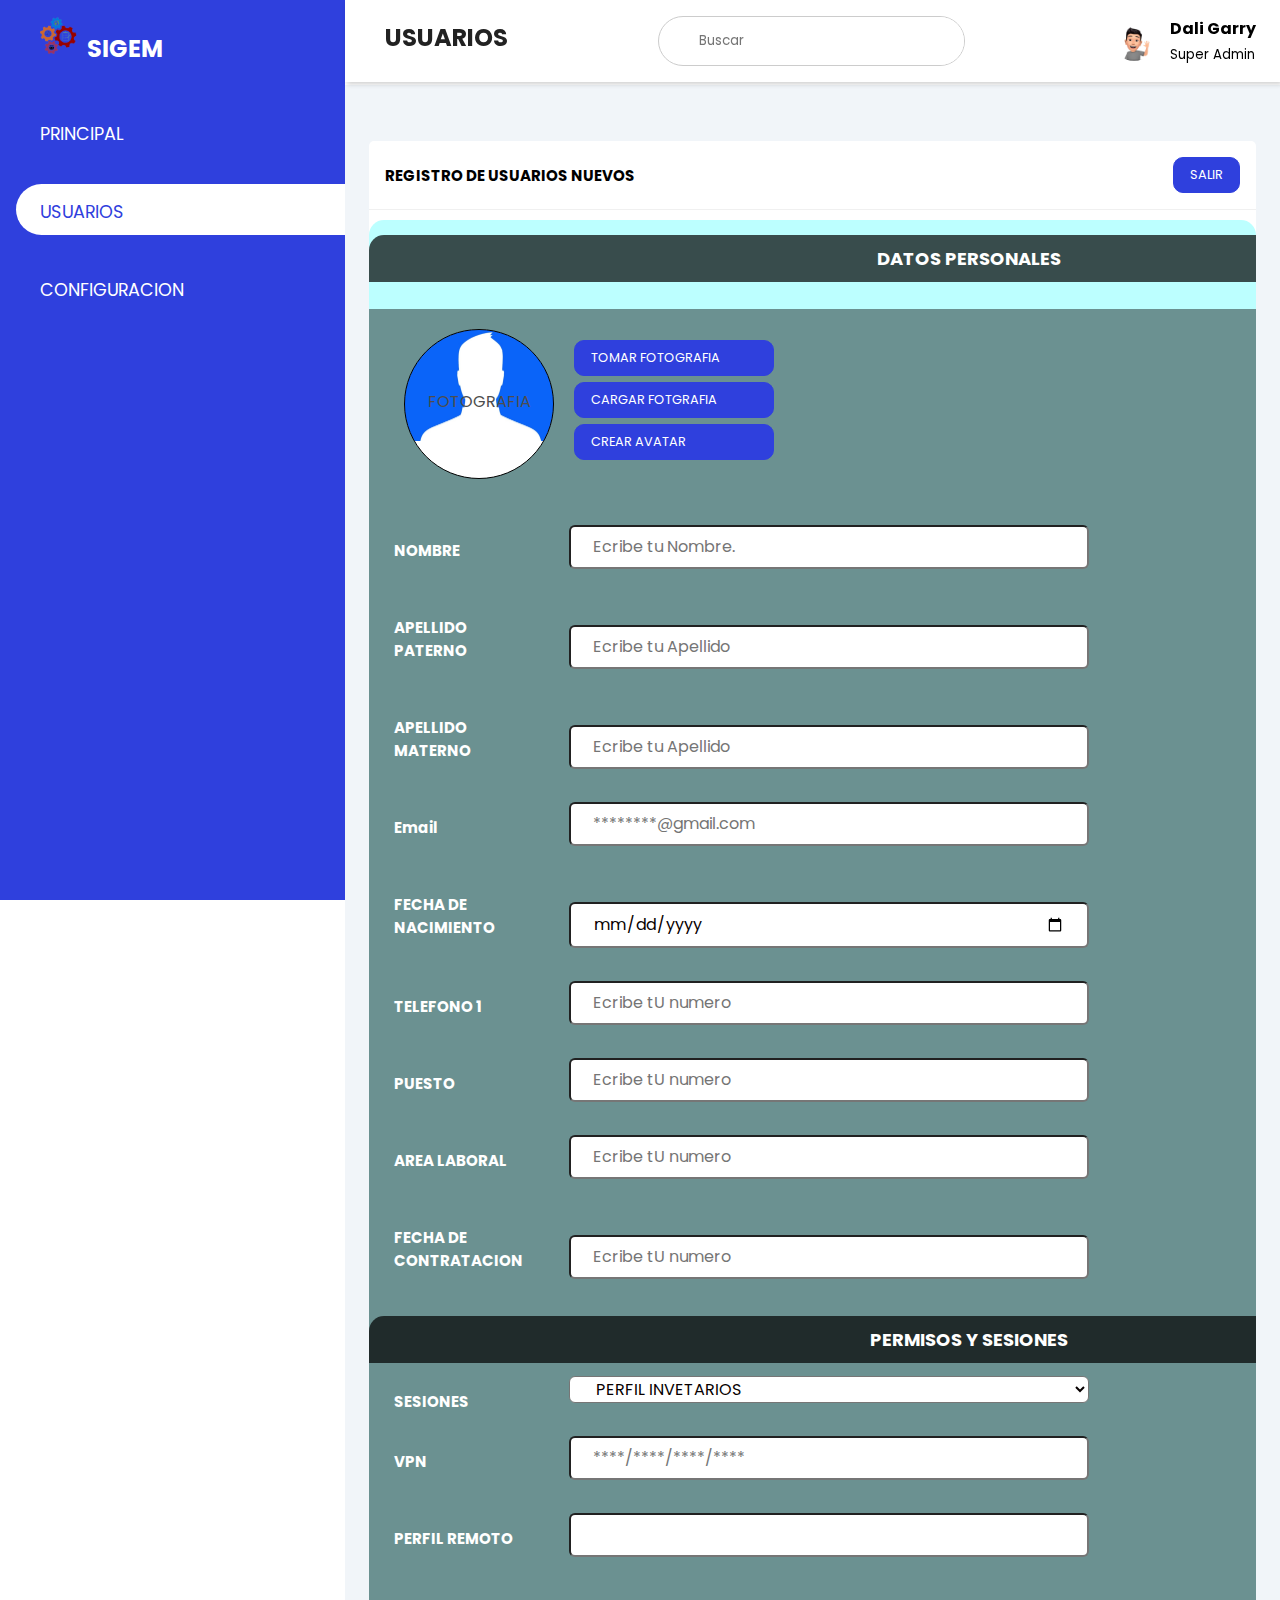
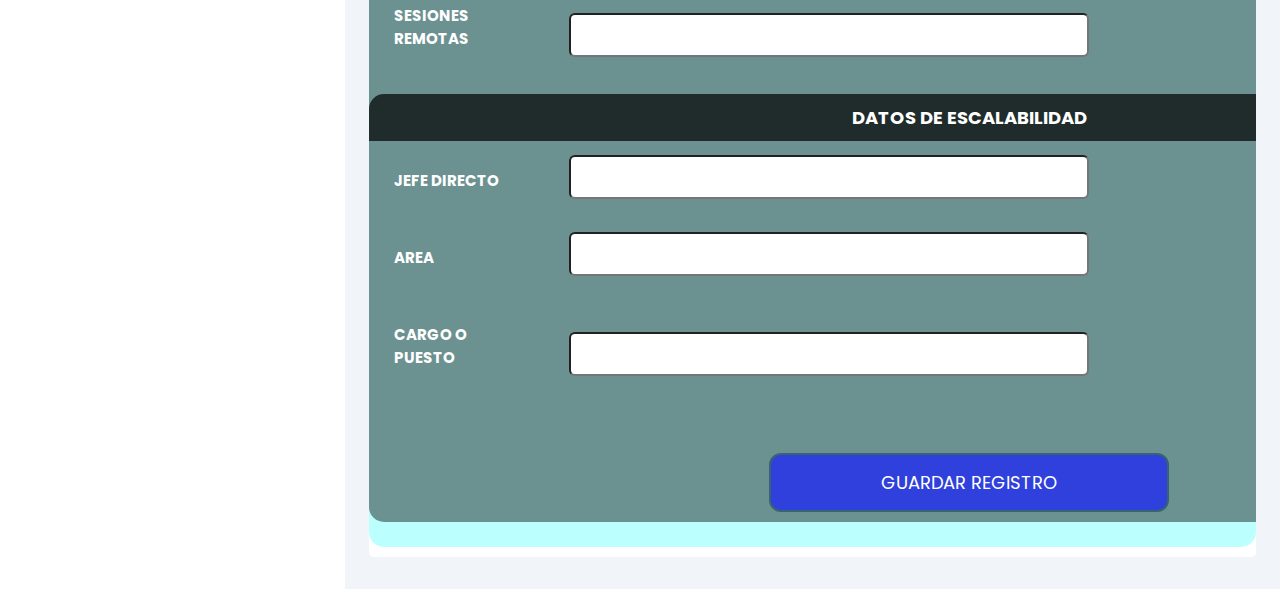
<file: Dashboard proyectos I/registro_usuarios_nuevos.html>
<!DOCTYPE html>
<html lang="en">

<head>
    <meta charset="UTF-8">
    <meta http-equiv="X-UA-Compatible" content="IE=edge">
    <meta name="viewport" content="width=device-width, initial-scale=1.0, maximum-scale=1">
    <link rel="stylesheet" href="estilos.css">
    <link rel="stylesheet" href="estilos2.css">
    <link rel="shortcut icon" href="favicon.ico" type="image/x-icon">
    <link rel="stylesheet" href="https://maxst.icons8.com/vue-static/landings/line-awesome/line-awesome/1.3.0/css/line-awesome.min.css">
    <title>SITEMA DE GESTION EMPRESARIAL</title>
</head>

<body>
    <input type="checkbox" id="nav-toggle">
    <div class="sidebar">
        <div class="sidebar-brand">
            <h2><img src="imagenes/LOGO_SIGEM-removebg-preview.png" width="50px" alt=""> <span>SIGEM</span></h2>
        </div>
        <div class="sidebar-menu">
            <ul>
                <li>
                    <a href="index.html" class=""><span class="las la-igloo"></span>
                        <span>PRINCIPAL</span></a>
                </li>

                <li>
                    <a href="" class="active"><span class="las la-user-circle"></span>
                        <span>USUARIOS</span></a>
                </li>
                <li>
                    <a href=""><span class="las la-clipboard-list"></span>
                        <span>CONFIGURACION</span></a>
                </li>
            </ul>
        </div>
    </div>
    <div class="main-content">
        <header>
            <h2>
                <label for="nav-toggle">
                    <span class="las la-bars"></span>
                </label> USUARIOS
            </h2>
            <div class="div search-wrapper">
                <span class="las la-search"></span>
                <input type="search" placeholder="Buscar">
            </div>
            <div class="user-wrapper">
                <img src="imagenes/img2.jpg" width="40px" alt="">
                <div>
                    <h4>Dali Garry</h4>
                    <small>Super Admin</small>
                </div>
            </div>
        </header>
        <main>
            <div class="recent-grid-clientes">
                <div class="projects">
                    <div class="card">
                        <div class="card-header">
                            <h3>REGISTRO DE USUARIOS NUEVOS </h3>
                            <a href="index.html">
                                SALIR <span class="las la-arrow-right"></span>
                            </a>

                        </div>
                        <div class="cad-dody">
                            <div class="table-responsive">
                                <table width="100%">
                                    <div class="registro">
                                        <div class="regform">
                                            <h2 class="titulo">DATOS PERSONALES</h3>
                                        </div>
                                        <div class="main2">
                                            <form action="registro_ctes_nuevos.html" method="#">
                                                <div class="foto">
                                                    <div class="fotografia">
                                                        <p>FOTOGRAFIA</p>
                                                    </div>
                                                    <div class="datos-fotografia">
                                                        <p>TOMAR FOTOGRAFIA</p>
                                                        <p>CARGAR FOTGRAFIA</p>
                                                        <p>CREAR AVATAR</p>
                                                    </div>
                                                </div>
                                                <h3 class="name">NOMBRE</h3>
                                                <input class="email" type="text" name="usuario" id="" placeholder="Ecribe tu Nombre." required>
                                                <h3 class="name">APELLIDO PATERNO</h3>
                                                <input class="email" type="text" name="usuario" id="" placeholder="Ecribe tu Apellido" required>

                                                <h3 class="name">APELLIDO MATERNO</h3>
                                                <input class="email" type="text" name="usuario" id="" placeholder="Ecribe tu Apellido">

                                                <h3 class="name">Email</h3>
                                                <input class="email" type="text" name="email" id="" placeholder="********@gmail.com" required>

                                                <h3 class="name">FECHA DE NACIMIENTO</h3>
                                                <input class="email" type="date" name="fecha" id="" required>

                                                <h3 class="name">TELEFONO 1</h3>
                                                <input class="email" type="text" name="usuario" id="" placeholder="Ecribe tU numero">

                                                <h3 class="name">PUESTO</h3>
                                                <input class="email" type="text" name="usuario" id="" placeholder="Ecribe tU numero">

                                                <h3 class="name">AREA LABORAL</h3>
                                                <input class="email" type="text" name="usuario" id="" placeholder="Ecribe tU numero">

                                                <h3 class="name">FECHA DE CONTRATACION</h3>
                                                <input class="email" type="text" name="usuario" id="" placeholder="Ecribe tU numero">
                                                <div class="regform">
                                                    <h2 class="titulo">PERMISOS Y SESIONES</h2>
                                                </div>

                                                <h3 class="name">SESIONES</h3>
                                                <select class="email" name="usuario" id="" placeholder="Selecciona los permisos">
                                                <option disabled="disabled" selected="selected" value="">SELECCIONA LOS PERMISOS</option>
                                                <option value="01">SUPER ADMINISTRADOR</option>
                                                <option value="02">PERFIL DIRECCION GENERAL</option>
                                                <option value="03" selected>PERFIL INVETARIOS</option>
                                                <option value="04">PERFIL COMPRAS</option>
                                                <option value="05">PERFIL ALMACEN</option>
                                                <option value="06">PERFIL VENTAS</option>
                                                <option value="07">PERFIL MERCADOTECNIA</option>
                                                <option value="08">PERFIL GENERAL</option>
                                                <option value="09">PERFIL EN CAPACITACION</option>
                                                <option value="10">AGREGAR NUEVO PERFIL</option>
                                                </select>

                                                <h3 class="name">VPN</h3>
                                                <input class="email" type="text" name="usuario" id="" placeholder="****/****/****/****">

                                                <h3 class="name">PERFIL REMOTO</h3>
                                                <input class="email" type="text" name="usuario" id="" placeholder="">

                                                <h3 class="name">SESIONES REMOTAS </h3>
                                                <input class="email" type="text" name="usuario" id="" placeholder="">

                                                <div class="regform">
                                                    <h2 class="titulo">DATOS DE ESCALABILIDAD</h2>
                                                </div>

                                                <h3 class="name">JEFE DIRECTO </h3>
                                                <input class="email" type="text" name="usuario" id="" placeholder="">

                                                <h3 class="name">AREA </h3>
                                                <input class="email" type="text" name="usuario" id="" placeholder="">

                                                <h3 class="name">CARGO O PUESTO </h3>
                                                <input class="email" type="text" name="usuario" id="" placeholder="">

                                                <button type="submit" name="submit">GUARDAR REGISTRO</button>

                                            </form>
                                        </div>
                                    </div>
                                </table>
                            </div>
                        </div>

                    </div>

                </div>

            </div>
        </main>
    </div>

</body>

</html>
</file>
<file: Dashboard proyectos I/estilos.css>
@import url('https://fonts.googleapis.com/css2?family=Poppins:wght@300;400;500;600&display=swap');
:root {
    --main-color: #2f40dd;
    --color-dark: #1d2231;
    --text-grey: #8390a2;
    --text-active: rgb(0, 0, 0);
}

* {
    padding: 0;
    margin: 0;
    box-sizing: border-box;
    list-style-type: none;
    text-decoration: none;
    font-family: 'Poppins', 'sans-serif';
}

.sidebar {
    width: 345px;
    position: fixed;
    left: 0;
    top: 0;
    height: 100%;
    background-color: var(--main-color);
    z-index: 100;
    transition: width 300ms;
}

.sidebar-brand {
    height: 90px;
    padding: 1rem 0rem 1rem 2rem;
    color: #fff;
}

.sidebar-brand span {
    display: inline-block;
    padding-right: 1rem;
}

.sidebar-menu {
    margin-top: 1rem;
    transition: all 1000ms;
}

.sidebar-menu li {
    width: 100%;
    margin-bottom: 1.7rem;
    padding-left: 1rem;
}

.sidebar-menu li a:hover {
    background: rgb(188, 255, 255);
    padding-top: .5rem;
    padding-bottom: .5rem;
    padding-left: .5em;
    color: rgb(255, 100, 82);
    border-radius: 30px 0px 0px 30px;
    cursor: pointer;
    transition: all 500ms easy-out;
}

.sidebar-menu a {
    padding-top: .5rem;
    padding-bottom: .5rem;
    padding-left: .5rem;
    display: block;
    color: #fff;
    font-size: 1.1rem;
}

.sidebar-menu a.active {
    background: #fff;
    padding-top: .5rem;
    padding-bottom: .5rem;
    color: var(--main-color);
    border-radius: 30px 0px 0px 30px;
    cursor: pointer;
}

.sidebar-menu a span:first-child {
    font-size: 1.5rem;
    padding-right: 1rem;
}

#nav-toggle:checked+.sidebar {
    width: 70px;
}

#nav-toggle:checked+.sidebar .sidebar-brand,
#nav-toggle:checked+.sidebar li {
    padding-left: 1rem;
    text-align: center;
}

#nav-toggle:checked+.sidebar li a {
    padding-left: 0rem;
}

#nav-toggle:checked+.sidebar .sidebar-brand h2 span:last-child,
#nav-toggle:checked+.sidebar li a span:last-child {
    display: none;
}

#nav-toggle:checked~.main-content {
    margin-left: 70px;
}

#nav-toggle:checked~.main-content header {
    width: 100%;
    left: 70px;
    max-width: 1610px;
}

.main-content {
    transition: margin-left 300ms;
    margin-left: 345px;
}

header {
    background: #fff;
    display: flex;
    justify-content: space-between;
    padding: 1rem 1.5rem;
    box-shadow: 2px 2px 5px rgba(0, 0, 0, 0.2);
    position: fixed;
    left: 345px;
    width: calc(100% - 345px);
    top: 0;
    z-index: 100;
    transition: left 300ms;
}

#nav-toggle {
    display: none;
}

header h2 {
    color: #222;
}

header label span {
    font-size: 1.7rem;
    padding-right: 1rem;
}

.search-wrapper {
    border: 1px solid #ccc;
    border-radius: 30px;
    height: 50px;
    display: flex;
    align-items: center;
    overflow-x: hidden;
}

.search-wrapper span {
    display: inline-block;
    padding: 0rem 1rem;
    font-size: 1.5rem;
}

.search-wrapper input {
    height: 100%;
    padding: .5rem;
    border: none;
    outline: none;
}

.user-wrapper {
    display: flex;
    align-items: center;
}

.user-wrapper img {
    border-radius: 50%;
    margin-right: 1rem;
}

.user-wrapper small {
    display: inline-block;
    color: ver(--text-grey);
}

main {
    margin-top: 85px;
    padding: 2rem 1.5rem;
    background: #f1f5f9;
    min-height: calc(100vh - 90px);
}

.cards {
    display: grid;
    grid-template-columns: repeat(4, 1fr);
    grid-gap: 2rem;
    margin-top: 1rem;
}

.card-single {
    display: flex;
    justify-content: space-between;
    background: #fff;
    padding: 2rem;
    border-radius: 2px;
}

.card-single div:last-child span {
    font-size: 3rem;
    color: var(--main-color);
}

.card-single div:first-child span {
    color: var(--text-grey);
}

.card-single:last-child {
    background: var(--main-color);
}

.card-single:last-child h1 {
    background: var(--main-color);
}

.recent-grid {
    margin-top: 3.5rem;
    display: grid;
    grid-gap: 2rem;
    grid-template-columns: 65% auto;
}

.recent-grid-clientes {
    margin-top: 1.5rem;
    display: grid;
    grid-gap: 2rem;
    grid-template-columns: 100% auto;
}

.card {
    background: #fff;
    border-radius: 5px;
}

.card-header,
.card-body {
    padding: 1rem;
}

.card-header {
    display: flex;
    justify-content: space-between;
    align-items: center;
    border-bottom: 1px solid #f0f0f0;
}

.card-header a,
.btn-enviar input {
    background: var(--main-color);
    border-radius: 10px;
    color: #fff;
    font-size: .8rem;
    padding: .5rem 1rem;
    border: 1px solid var(--main-color);
    cursor: pointer;
}

.btn-enviar {
    display: inline-block;
}

.card-header a:hover,
.btn-enviar input:hover {
    background: rgb(188, 255, 255);
    border-radius: 10px;
    color: rgb(255, 100, 82);
    font-size: .8rem;
    font-weight: 900;
    padding: .5rem 1rem;
    border: 1px solid var(--main-color);
    transition: all 500ms easy-out;
}

table {
    border-collapse: collapse;
}

thead tr {
    border-top: 1px solid #f0f0f0;
    border-bottom: 2px solid #f0f0f0;
}

thead td {
    font-weight: 700;
}

td {
    padding: .5rem 1rem;
    font-size: .9rem;
    color: #222;
}

td .status {
    display: inline-block;
    height: 10px;
    width: 10px;
    border-radius: 50%;
    margin-right: 1rem;
}

tr td:last-child {
    display: flex;
    align-items: center;
}

tbody tr:hover {
    background: #e9e9e9;
    border-bottom: .1rem solid var(--text-grey);
}

.export {
    cursor: pointer;
}

.export a {
    color: black;
    font-weight: 500;
}

.export span {
    color: red;
    font-weight: 800;
    padding-right: .5rem;
    font-size: 1.2rem;
    cursor: pointer;
}

.export:hover,
.export a:hover {
    background: var(--main-color);
    color: #e9e9e9;
    transition: .53s all easy;
}

.status.purple {
    background: rebeccapurple;
}

.status.pink {
    background: deeppink;
}

.status.orange {
    background: orangered;
}

.table-responsive {
    width: 100%;
    overflow-x: auto;
}

.customer {
    display: flex;
    justify-content: space-between;
    align-items: center;
    padding: .5rem .7rem;
}

.info {
    display: flex;
    align-items: center;
}

.info img {
    border-radius: 50%;
    margin-right: 1rem;
}

.info h4 {
    font-size: .8rem;
    font-weight: 700;
    color: #222;
}

.info small {
    font-weight: 600;
    color: var(--text-grey);
}

.contact span {
    font-size: 1.2rem;
    display: inline-block;
    margin-left: .5rem;
    color: var(--main-color);
    cursor: pointer;
}

.card-single:last-child h1,
.card-single:last-child div:last-child span,
.card-single:last-child div:first-child span {
    color: #fff;
}

.ver-pedido {
    cursor: pointer;
    color: var(--main-color);
    font-weight: 900;
}

.email {
    position: relative;
    left: 35px;
    top: 0px;
    line-height: 40px;
    width: 35%;
    border-radius: 6px;
    padding: 0 22px;
    font-size: 16px;
    color: rgb(7, 0, 0);
    outline: none;
    background: white;
}

.seleccionar {
    display: flex;
    flex-direction: column;
}

.seleccionar h2 {
    font-family: 'Franklin Gothic Medium', 'Arial Narrow', Arial, sans-serif;
    margin: .5rem;
    background: rgb(207, 206, 206);
    padding: .5rem .5rem;
    border-radius: 10px;
    font-size: 1rem;
}

.seleccionar .nueva_busqueda {
    font-family: 'Franklin Gothic Medium', 'Arial Narrow', Arial, sans-serif;
    margin: .5rem;
    background: rgb(246, 135, 135);
    padding: .5rem .5rem;
    border-radius: 10px;
    font-size: 1rem;
}

.seleccionar h3 {
    font-family: 'Franklin Gothic Medium', 'Arial Narrow', Arial, sans-serif;
    margin: .5rem;
    background: none;
    padding: .5rem .5rem;
    font-size: 1.3rem;
}

.seleccionar select {
    -moz-appearance: none;
    -ms-progress-appearance: none;
    appearance: none;
    outline: none;
    box-shadow: none;
    border: 0!important;
    background: #5c6664;
    background-image: none;
    margin-left: .7rem;
    flex: 1;
    padding: 0 .5rem;
    color: #fff;
    cursor: pointer;
    font-size: 1rem;
    font-family: 'Courier New', Courier, monospace;
    font-weight: 600;
}

.seleccionar select::-ms-expand {
    display: none;
}

.seleccionar .select {
    position: relative;
    display: flex;
    width: 50%;
    height: 2em;
    line-height: 3;
    background: #5c6665;
    overflow: hidden;
    border-radius: .25rem;
    margin-left: .7rem;
}

.generar {
    width: 10rem;
    margin-left: .7rem;
    margin-top: 2rem;
    background: var(--main-color);
    color: white;
    font-weight: 600;
}

.select::after {
    content: '\25BC';
    position: absolute;
    top: 0;
    right: 0;
    padding: 0 1rem;
    background: #5c6665;
    cursor: pointer;
    pointer-events: none;
    transition: .25 all space;
}

.select:hover::after {
    color: white;
}

.modificar_ped {
    display: flex;
    flex-wrap: wrap;
    background: #d8d8d8;
    border-bottom: .05rem solid rgb(88, 88, 88);
    box-shadow: .3rem .3rem .5rem black;
    padding: 1rem 1rem;
    margin-bottom: 1.5rem;
}

.datos-cte {
    display: flex;
    flex-direction: column;
    width: 100%;
    border-top: .05rem solid rgb(88, 88, 88);
    margin-top: 1.5rem;
}

.datos-cte h3 {
    text-align: center;
    font-size: 120%;
}

.nombre {
    padding-top: 3rem;
    padding-left: 1rem;
    width: 50%;
}

.generales {
    width: 30%;
    display: flex;
    flex-wrap: wrap;
    justify-content: space-between
}

.generales h3 {
    width: 100%;
    text-align: center;
}

.generales input {
    width: 50%;
    height: 1.5rem;
    text-align: right;
    padding-right: 1rem;
}

.generales input:hover {
    background: black;
    color: white;
    font-weight: 700;
    border: .70px solid red;
}

.generales .info {
    padding: 0;
    margin: 0;
}

.form {
    display: flex;
    width: 100%;
    position: relative;
    overflow: hidden;
    margin-bottom: .2rem;
    padding-bottom: .25rem;
    margin-top: 1rem;
}

.form input {
    width: 100%;
    height: 2rem;
    color: black;
    font-size: 1rem;
    padding-top: .5rem;
    padding-bottom: .5rem;
    padding-left: 1rem;
    border-radius: 10px;
    margin-left: 1rem;
}

.form .buscar1 {
    width: 50%;
    height: 2rem;
    color: black;
    font-size: 1rem;
    padding-top: .5rem;
    padding-bottom: .5rem;
    padding-left: 1rem;
    border-radius: 10px;
    margin-left: 1rem;
}

.botones3 {
    display: inline-block;
}

@media only screen and (max-width: 1200px) {
    .sidebar {
        width: 70px;
    }
    .sidebar .sidebar-brand,
    .sidebar li {
        padding-left: 1rem;
        text-align: center;
    }
    .sidebar li a {
        padding-left: 0rem;
    }
    .sidebar .sidebar-brand h2 span:last-child,
    .sidebar li a span:last-child {
        display: none;
    }
    .main-content {
        margin-left: 70px;
    }
    .main-content header {
        width: calc(100%-70px);
        left: 70px;
    }
    header {
        width: 100% !important;
        left: 0 !important;
    }
    #nav-toggle:checked+.sidebar {
        left: 0 !important;
        z-index: 100;
        width: 345px;
    }
    #nav-toggle:checked+.sidebar .sidebar-brand,
    #nav-toggle:checked+.sidebar li {
        padding-left: 2rem;
        text-align: left;
    }
    #nav-toggle:checked+sidebar li a {
        padding-left: 1rem;
    }
    #nav-toggle:checked+.sidebar .sidebar-brand h2 span:last-child,
    #nav-toggle:checked+.sidebar li a span:last-child {
        display: inline;
    }
}

@media only screen and (max-width: 960px) {
    .cards {
        grid-template-columns: repeat(3, 1fr);
    }
    .recent-grid {
        grid-template-columns: 60% 40%;
    }
}

@media only screen and (max-width: 768px) {
    .cards {
        grid-template-columns: repeat(2, 1fr);
    }
    .recent-grid {
        grid-template-columns: 100%;
    }
    .search-wrapper {
        display: none;
    }
    .sidebar {
        left: 100% !important;
    }
    header h2 {
        display: flex;
        align-items: center;
    }
    header h2 label {
        display: inline-block;
        background: var(--main-color);
        padding-right: 0rem;
        margin-right: 1rem;
        height: 40px;
        width: 40px;
        border-radius: 50%;
        color: #fff;
        display: flex;
        align-items: center;
        justify-content: center !important;
    }
    header h2 span {
        text-align: center;
        padding-right: 0rem;
    }
    header h2 {
        font-size: 1.1rem;
    }
    .main-content {
        width: 100%;
        margin-left: 0rem;
    }
    header {
        width: 100% !important;
        left: 0 !important;
    }
    #nav-toggle:checked+.sidebar {
        left: 0 !important;
        z-index: 100;
        width: 345px;
    }
    #nav-toggle:checked+.sidebar .sidebar-brand,
    #nav-toggle:checked+.sidebar li {
        padding-left: 2rem;
        text-align: left;
    }
    #nav-toggle:checked+sidebar li a {
        padding-left: 1rem;
    }
    #nav-toggle:checked+.sidebar .sidebar-brand h2 span:last-child,
    #nav-toggle:checked+.sidebar li a span:last-child {
        display: inline;
    }
    #nav-toggle:checked~.main-content {
        margin-left: 0rem !important;
    }
}

@media only screen and (max-width: 560px) {
    .cards {
        grid-template-columns: 100%;
    }
}
</file>
<file: Dashboard proyectos I/estilos2.css>
:root {
    --main-color: #2f40dd;
    --color-dark: #1d2231;
    --text-grey: #8390a2;
    --text-active: rgb(0, 0, 0);
}

.registro {
    background: rgb(188, 255, 255);
    background-position: center center;
    background-size: cover;
    background-repeat: no-repeat;
    position: relative;
    font-family: sans-serif;
    margin-top: 10px;
    margin-bottom: 10px;
    border-radius: 15px;
    padding-bottom: 15px;
    padding-top: 15px;
}

.regform {
    width: 1200px;
    background: rgba(0, 0, 0, .7);
    margin: auto;
    margin-bottom: 1.7rem;
    color: #ffffff;
    padding: 10px 0px 10px 0px;
    text-align: center;
    border-radius: 15px 15px 0px 0px;
}

.regform2 {
    width: 1200px;
    background: rgba(216, 0, 0, 0.7);
    margin: auto;
    color: #ffffff;
    padding: 10px 0px 10px 0px;
    text-align: center;
    border-radius: 15px 15px 0px 0px;
}

.main2 {
    background-color: rgba(0, 0, 0, 0.432);
    width: 1200px;
    margin: auto;
    padding-bottom: 10px;
    border-radius: 0px 0px 15px 15px;
    margin-bottom: 10px;
}

form {
    padding: 10px;
}

.name01 {
    width: 100px;
    height: 100px;
}

.name {
    margin-left: 25px;
    margin-top: 10px;
    width: 125px;
    color: rgb(255, 255, 255);
    font-size: 15px;
    font-weight: 700px;
}

.email {
    position: relative;
    left: 200px;
    top: -37px;
    line-height: 40px;
    width: 520px;
    border-radius: 6px;
    padding: 0 22px;
    font-size: 16px;
    color: rgb(7, 0, 0);
    outline: none;
    background: white;
}

.code {
    position: relative;
    left: 200px;
    top: -37px;
    line-height: 40px;
    width: 200px;
    border-radius: 6px;
    padding: 0 22px;
    font-size: 16px;
    color: #555;
    outline: none;
}

.number {
    position: relative;
    left: 130px;
    top: -37px;
    line-height: 40px;
    width: 200px;
    border-radius: 6px;
    padding: 0 22px;
    font-size: 16px;
    color: #555;
    outline: none;
}

.area-code {
    position: relative;
    color: #e5e5e5;
    text-transform: capitalize;
    font-size: 16px;
    left: 61px;
    top: -2px;
}

.phone-number {
    position: relative;
    color: #e5e5e5;
    text-transform: capitalize;
    font-size: 16px;
    left: -200px;
    top: -2px;
}

.option {
    position: relative;
    left: 205px;
    top: -37px;
    line-height: 40px;
    width: 532px;
    height: 40px;
    border-radius: 6px;
    padding: 0 22px;
    font-size: 16px;
    color: #555;
    outline: none;
    overflow: hidden;
}

.option option {
    font-size: 20px;
}

.option2 {
    position: relative;
    left: 205px;
    top: -37px;
    line-height: 40px;
    width: 532px;
    height: 200px;
    border-radius: 6px;
    padding: 0 22px;
    font-size: 16px;
    color: #555;
    outline: none;
    overflow: hidden;
}

.option2 option {
    font-size: 20px;
}

#student {
    margin-left: 25px;
    color: white;
    font-size: 18px;
}

.radio {
    display: inline-block;
    padding-right: 70px;
    font-size: 25px;
    margin-left: 25px;
    margin-top: 15px;
    color: white;
    outline: none;
}

.radio input {
    width: 20px;
    height: 20px;
    border-radius: 50%;
    cursor: pointer;
    outline: none;
}

button {
    background: var(--main-color);
    display: block;
    margin: auto;
    margin-top: 40px;
    text-align: center;
    border-radius: 12px;
    border: 2px solid #366473;
    padding: 14px 110px;
    outline: none;
    color: white;
    cursor: pointer;
    transition: .025px;
    font-size: 18px;
}

.titulo {
    font-size: 18px;
}

button:hover {
    background-color: rgb(188, 255, 255);
    color: rgb(255, 100, 82);
}

h3 {
    font-size: 15px;
}

.flecha {
    width: 200px;
    margin: auto;
    margin-left: 270px;
    margin-top: 60px;
    margin-bottom: 60px;
}

.respuesta {
    width: 500px;
}

.fotografia {
    background: white;
    background-image: url(imagenes/foto-de-perfil-5.jpg);
    background-size: 150px;
    background-repeat: no-repeat;
    border-radius: 50%;
    border: 1px solid black;
    height: 150px;
    width: 150px;
    margin-left: 35px;
    margin-bottom: 50px;
}

.fotografia p {
    text-align: center;
    padding-top: 40%;
    color: rgb(77, 77, 77);
}

.foto {
    display: flex;
}

.datos-fotografia {
    margin-left: 20px;
    margin-top: 5px;
    width: 200px;
    height: 100px;
}

.datos-fotografia p {
    background: var(--main-color);
    border-radius: 10px;
    color: #fff;
    font-size: .8rem;
    padding: .5rem 1rem;
    border: 1px solid var(--main-color);
    cursor: pointer;
    margin-top: 6px;
}

.datos-fotografia p:hover {
    background: rgb(188, 255, 255);
    border-radius: 10px;
    color: rgb(255, 100, 82);
    font-size: .8rem;
    font-weight: 900;
    padding: .5rem 1rem;
    border: 1px solid var(--main-color);
    transition: all 500ms easy-out;
}
</file>
